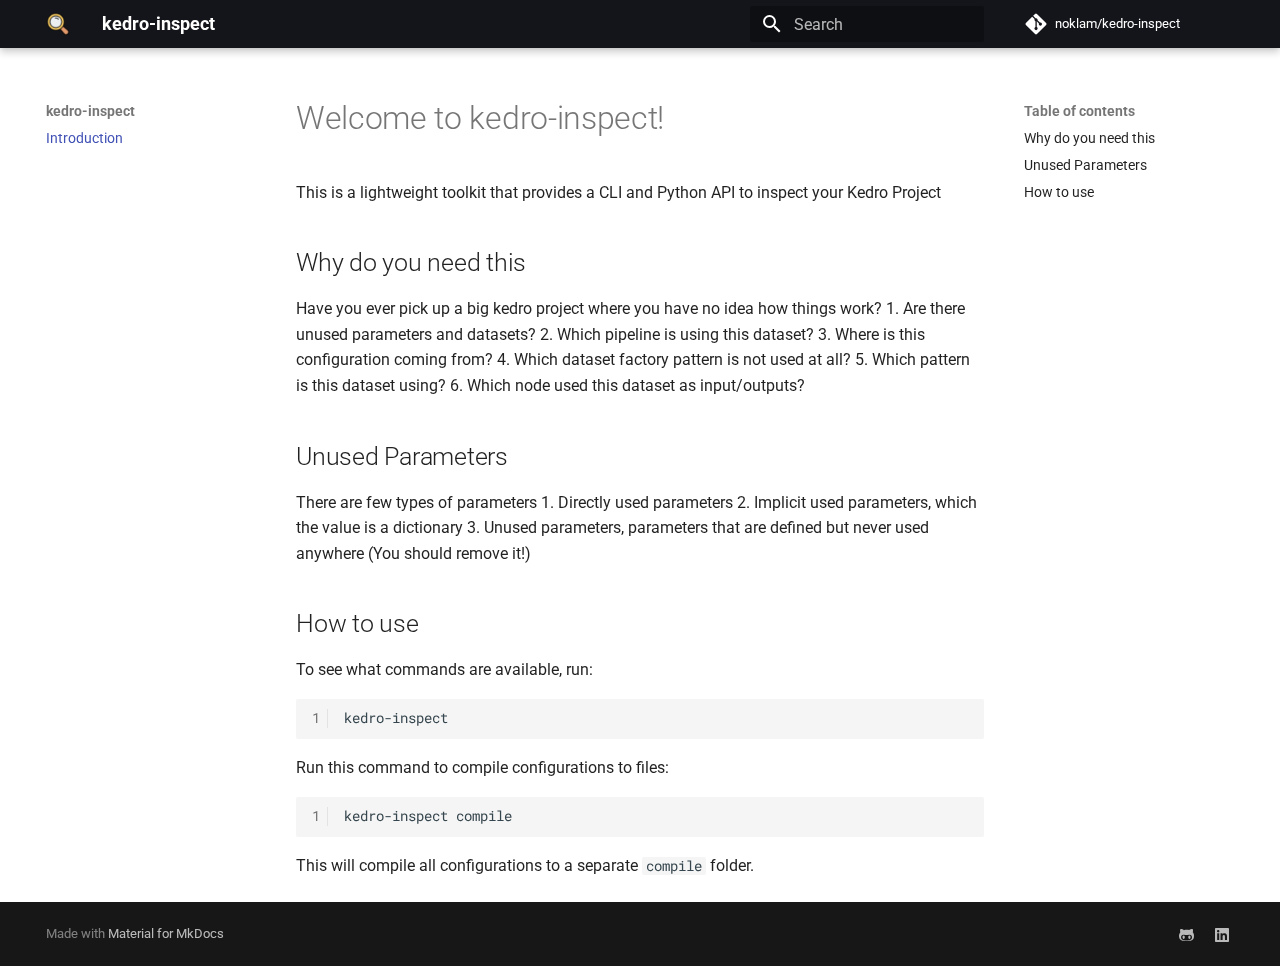
<file: index.html>
<!doctype html>
<html lang="en" class="no-js">
  <head>
    
      <meta charset="utf-8">
      <meta name="viewport" content="width=device-width,initial-scale=1">
      
        <meta name="description" content="kedro-inspect, inspect your Kedro project to spot the unused configs.">
      
      
      
        <link rel="canonical" href="https://noklam.github.io/kedro-inspect/">
      
      
      
      
      <link rel="icon" href="img/favicon.png">
      <meta name="generator" content="mkdocs-1.5.3, mkdocs-material-9.5.7">
    
    
      
        <title>kedro-inspect</title>
      
    
    
      <link rel="stylesheet" href="assets/stylesheets/main.f2e4d321.min.css">
      
        
        <link rel="stylesheet" href="assets/stylesheets/palette.06af60db.min.css">
      
      


    
    
      
    
    
      
        
        
        <link rel="preconnect" href="https://fonts.gstatic.com" crossorigin>
        <link rel="stylesheet" href="https://fonts.googleapis.com/css?family=Roboto:300,300i,400,400i,700,700i%7CRoboto+Mono:400,400i,700,700i&display=fallback">
        <style>:root{--md-text-font:"Roboto";--md-code-font:"Roboto Mono"}</style>
      
    
    
    <script>__md_scope=new URL(".",location),__md_hash=e=>[...e].reduce((e,_)=>(e<<5)-e+_.charCodeAt(0),0),__md_get=(e,_=localStorage,t=__md_scope)=>JSON.parse(_.getItem(t.pathname+"."+e)),__md_set=(e,_,t=localStorage,a=__md_scope)=>{try{t.setItem(a.pathname+"."+e,JSON.stringify(_))}catch(e){}}</script>
    
      

    
    
    
  </head>
  
  
    
    
    
    
    
    <body dir="ltr" data-md-color-scheme="default" data-md-color-primary="black" data-md-color-accent="teal">
  
    
    <input class="md-toggle" data-md-toggle="drawer" type="checkbox" id="__drawer" autocomplete="off">
    <input class="md-toggle" data-md-toggle="search" type="checkbox" id="__search" autocomplete="off">
    <label class="md-overlay" for="__drawer"></label>
    <div data-md-component="skip">
      
        
        <a href="#welcome-to-kedro-inspect" class="md-skip">
          Skip to content
        </a>
      
    </div>
    <div data-md-component="announce">
      
    </div>
    
    
      

  

<header class="md-header md-header--shadow" data-md-component="header">
  <nav class="md-header__inner md-grid" aria-label="Header">
    <a href="." title="kedro-inspect" class="md-header__button md-logo" aria-label="kedro-inspect" data-md-component="logo">
      
  <img src="img/favicon.png" alt="logo">

    </a>
    <label class="md-header__button md-icon" for="__drawer">
      
      <svg xmlns="http://www.w3.org/2000/svg" viewBox="0 0 24 24"><path d="M3 6h18v2H3V6m0 5h18v2H3v-2m0 5h18v2H3v-2Z"/></svg>
    </label>
    <div class="md-header__title" data-md-component="header-title">
      <div class="md-header__ellipsis">
        <div class="md-header__topic">
          <span class="md-ellipsis">
            kedro-inspect
          </span>
        </div>
        <div class="md-header__topic" data-md-component="header-topic">
          <span class="md-ellipsis">
            
              Introduction
            
          </span>
        </div>
      </div>
    </div>
    
      
    
    
    
    
      <label class="md-header__button md-icon" for="__search">
        
        <svg xmlns="http://www.w3.org/2000/svg" viewBox="0 0 24 24"><path d="M9.5 3A6.5 6.5 0 0 1 16 9.5c0 1.61-.59 3.09-1.56 4.23l.27.27h.79l5 5-1.5 1.5-5-5v-.79l-.27-.27A6.516 6.516 0 0 1 9.5 16 6.5 6.5 0 0 1 3 9.5 6.5 6.5 0 0 1 9.5 3m0 2C7 5 5 7 5 9.5S7 14 9.5 14 14 12 14 9.5 12 5 9.5 5Z"/></svg>
      </label>
      <div class="md-search" data-md-component="search" role="dialog">
  <label class="md-search__overlay" for="__search"></label>
  <div class="md-search__inner" role="search">
    <form class="md-search__form" name="search">
      <input type="text" class="md-search__input" name="query" aria-label="Search" placeholder="Search" autocapitalize="off" autocorrect="off" autocomplete="off" spellcheck="false" data-md-component="search-query" required>
      <label class="md-search__icon md-icon" for="__search">
        
        <svg xmlns="http://www.w3.org/2000/svg" viewBox="0 0 24 24"><path d="M9.5 3A6.5 6.5 0 0 1 16 9.5c0 1.61-.59 3.09-1.56 4.23l.27.27h.79l5 5-1.5 1.5-5-5v-.79l-.27-.27A6.516 6.516 0 0 1 9.5 16 6.5 6.5 0 0 1 3 9.5 6.5 6.5 0 0 1 9.5 3m0 2C7 5 5 7 5 9.5S7 14 9.5 14 14 12 14 9.5 12 5 9.5 5Z"/></svg>
        
        <svg xmlns="http://www.w3.org/2000/svg" viewBox="0 0 24 24"><path d="M20 11v2H8l5.5 5.5-1.42 1.42L4.16 12l7.92-7.92L13.5 5.5 8 11h12Z"/></svg>
      </label>
      <nav class="md-search__options" aria-label="Search">
        
        <button type="reset" class="md-search__icon md-icon" title="Clear" aria-label="Clear" tabindex="-1">
          
          <svg xmlns="http://www.w3.org/2000/svg" viewBox="0 0 24 24"><path d="M19 6.41 17.59 5 12 10.59 6.41 5 5 6.41 10.59 12 5 17.59 6.41 19 12 13.41 17.59 19 19 17.59 13.41 12 19 6.41Z"/></svg>
        </button>
      </nav>
      
    </form>
    <div class="md-search__output">
      <div class="md-search__scrollwrap" data-md-scrollfix>
        <div class="md-search-result" data-md-component="search-result">
          <div class="md-search-result__meta">
            Initializing search
          </div>
          <ol class="md-search-result__list" role="presentation"></ol>
        </div>
      </div>
    </div>
  </div>
</div>
    
    
      <div class="md-header__source">
        <a href="https://github.com/noklam/kedro-inspect" title="Go to repository" class="md-source" data-md-component="source">
  <div class="md-source__icon md-icon">
    
    <svg xmlns="http://www.w3.org/2000/svg" viewBox="0 0 448 512"><!--! Font Awesome Free 6.5.1 by @fontawesome - https://fontawesome.com License - https://fontawesome.com/license/free (Icons: CC BY 4.0, Fonts: SIL OFL 1.1, Code: MIT License) Copyright 2023 Fonticons, Inc.--><path d="M439.55 236.05 244 40.45a28.87 28.87 0 0 0-40.81 0l-40.66 40.63 51.52 51.52c27.06-9.14 52.68 16.77 43.39 43.68l49.66 49.66c34.23-11.8 61.18 31 35.47 56.69-26.49 26.49-70.21-2.87-56-37.34L240.22 199v121.85c25.3 12.54 22.26 41.85 9.08 55a34.34 34.34 0 0 1-48.55 0c-17.57-17.6-11.07-46.91 11.25-56v-123c-20.8-8.51-24.6-30.74-18.64-45L142.57 101 8.45 235.14a28.86 28.86 0 0 0 0 40.81l195.61 195.6a28.86 28.86 0 0 0 40.8 0l194.69-194.69a28.86 28.86 0 0 0 0-40.81z"/></svg>
  </div>
  <div class="md-source__repository">
    noklam/kedro-inspect
  </div>
</a>
      </div>
    
  </nav>
  
</header>
    
    <div class="md-container" data-md-component="container">
      
      
        
          
        
      
      <main class="md-main" data-md-component="main">
        <div class="md-main__inner md-grid">
          
            
              
              <div class="md-sidebar md-sidebar--primary" data-md-component="sidebar" data-md-type="navigation" >
                <div class="md-sidebar__scrollwrap">
                  <div class="md-sidebar__inner">
                    



<nav class="md-nav md-nav--primary" aria-label="Navigation" data-md-level="0">
  <label class="md-nav__title" for="__drawer">
    <a href="." title="kedro-inspect" class="md-nav__button md-logo" aria-label="kedro-inspect" data-md-component="logo">
      
  <img src="img/favicon.png" alt="logo">

    </a>
    kedro-inspect
  </label>
  
    <div class="md-nav__source">
      <a href="https://github.com/noklam/kedro-inspect" title="Go to repository" class="md-source" data-md-component="source">
  <div class="md-source__icon md-icon">
    
    <svg xmlns="http://www.w3.org/2000/svg" viewBox="0 0 448 512"><!--! Font Awesome Free 6.5.1 by @fontawesome - https://fontawesome.com License - https://fontawesome.com/license/free (Icons: CC BY 4.0, Fonts: SIL OFL 1.1, Code: MIT License) Copyright 2023 Fonticons, Inc.--><path d="M439.55 236.05 244 40.45a28.87 28.87 0 0 0-40.81 0l-40.66 40.63 51.52 51.52c27.06-9.14 52.68 16.77 43.39 43.68l49.66 49.66c34.23-11.8 61.18 31 35.47 56.69-26.49 26.49-70.21-2.87-56-37.34L240.22 199v121.85c25.3 12.54 22.26 41.85 9.08 55a34.34 34.34 0 0 1-48.55 0c-17.57-17.6-11.07-46.91 11.25-56v-123c-20.8-8.51-24.6-30.74-18.64-45L142.57 101 8.45 235.14a28.86 28.86 0 0 0 0 40.81l195.61 195.6a28.86 28.86 0 0 0 40.8 0l194.69-194.69a28.86 28.86 0 0 0 0-40.81z"/></svg>
  </div>
  <div class="md-source__repository">
    noklam/kedro-inspect
  </div>
</a>
    </div>
  
  <ul class="md-nav__list" data-md-scrollfix>
    
      
      
  
  
    
  
  
  
    <li class="md-nav__item md-nav__item--active">
      
      <input class="md-nav__toggle md-toggle" type="checkbox" id="__toc">
      
      
        
      
      
        <label class="md-nav__link md-nav__link--active" for="__toc">
          
  
  <span class="md-ellipsis">
    Introduction
  </span>
  

          <span class="md-nav__icon md-icon"></span>
        </label>
      
      <a href="." class="md-nav__link md-nav__link--active">
        
  
  <span class="md-ellipsis">
    Introduction
  </span>
  

      </a>
      
        

<nav class="md-nav md-nav--secondary" aria-label="Table of contents">
  
  
  
    
  
  
    <label class="md-nav__title" for="__toc">
      <span class="md-nav__icon md-icon"></span>
      Table of contents
    </label>
    <ul class="md-nav__list" data-md-component="toc" data-md-scrollfix>
      
        <li class="md-nav__item">
  <a href="#why-do-you-need-this" class="md-nav__link">
    <span class="md-ellipsis">
      Why do you need this
    </span>
  </a>
  
</li>
      
        <li class="md-nav__item">
  <a href="#unused-parameters" class="md-nav__link">
    <span class="md-ellipsis">
      Unused Parameters
    </span>
  </a>
  
</li>
      
        <li class="md-nav__item">
  <a href="#how-to-use" class="md-nav__link">
    <span class="md-ellipsis">
      How to use
    </span>
  </a>
  
</li>
      
    </ul>
  
</nav>
      
    </li>
  

    
  </ul>
</nav>
                  </div>
                </div>
              </div>
            
            
              
              <div class="md-sidebar md-sidebar--secondary" data-md-component="sidebar" data-md-type="toc" >
                <div class="md-sidebar__scrollwrap">
                  <div class="md-sidebar__inner">
                    

<nav class="md-nav md-nav--secondary" aria-label="Table of contents">
  
  
  
    
  
  
    <label class="md-nav__title" for="__toc">
      <span class="md-nav__icon md-icon"></span>
      Table of contents
    </label>
    <ul class="md-nav__list" data-md-component="toc" data-md-scrollfix>
      
        <li class="md-nav__item">
  <a href="#why-do-you-need-this" class="md-nav__link">
    <span class="md-ellipsis">
      Why do you need this
    </span>
  </a>
  
</li>
      
        <li class="md-nav__item">
  <a href="#unused-parameters" class="md-nav__link">
    <span class="md-ellipsis">
      Unused Parameters
    </span>
  </a>
  
</li>
      
        <li class="md-nav__item">
  <a href="#how-to-use" class="md-nav__link">
    <span class="md-ellipsis">
      How to use
    </span>
  </a>
  
</li>
      
    </ul>
  
</nav>
                  </div>
                </div>
              </div>
            
          
          
            <div class="md-content" data-md-component="content">
              <article class="md-content__inner md-typeset">
                
                  


<!-- # Welcome to MkDocs

For full documentation visit [mkdocs.org](https://www.mkdocs.org).

## Commands

* `mkdocs new [dir-name]` - Create a new project.
* `mkdocs serve` - Start the live-reloading docs server.
* `mkdocs build` - Build the documentation site.
* `mkdocs -h` - Print help message and exit.

## Project layout

    mkdocs.yml    # The configuration file.
    docs/
        index.md  # The documentation homepage.
        ...       # Other markdown pages, images and other files. -->

<h1 id="welcome-to-kedro-inspect">Welcome to kedro-inspect!<a class="headerlink" href="#welcome-to-kedro-inspect" title="Permanent link">&para;</a></h1>
<p>This is a lightweight toolkit that provides a CLI and Python API to inspect your Kedro Project</p>
<h2 id="why-do-you-need-this">Why do you need this<a class="headerlink" href="#why-do-you-need-this" title="Permanent link">&para;</a></h2>
<p>Have you ever pick up a big kedro project where you have no idea how things work?
1. Are there unused parameters and datasets?
2. Which pipeline is using this dataset?
3. Where is this configuration coming from?
4. Which dataset factory pattern is not used at all?
5. Which pattern is this dataset using?
6. Which node used this dataset as input/outputs?</p>
<h2 id="unused-parameters">Unused Parameters<a class="headerlink" href="#unused-parameters" title="Permanent link">&para;</a></h2>
<p>There are few types of parameters
1. Directly used parameters
2. Implicit used parameters, which the value is a dictionary
3. Unused parameters, parameters that are defined but never used anywhere (You should remove it!)</p>
<h2 id="how-to-use">How to use<a class="headerlink" href="#how-to-use" title="Permanent link">&para;</a></h2>
<p>To see what commands are available, run:
<div class="highlight"><table class="highlighttable"><tr><td class="linenos"><div class="linenodiv"><pre><span></span><span class="normal">1</span></pre></div></td><td class="code"><div><pre><span></span><code>kedro-inspect
</code></pre></div></td></tr></table></div></p>
<p>Run this command to compile configurations to files:
<div class="highlight"><table class="highlighttable"><tr><td class="linenos"><div class="linenodiv"><pre><span></span><span class="normal">1</span></pre></div></td><td class="code"><div><pre><span></span><code>kedro-inspect compile
</code></pre></div></td></tr></table></div>
This will compile all configurations to a separate <code>compile</code> folder.</p>












                
              </article>
            </div>
          
          
<script>var target=document.getElementById(location.hash.slice(1));target&&target.name&&(target.checked=target.name.startsWith("__tabbed_"))</script>
        </div>
        
      </main>
      
        <footer class="md-footer">
  
  <div class="md-footer-meta md-typeset">
    <div class="md-footer-meta__inner md-grid">
      <div class="md-copyright">
  
  
    Made with
    <a href="https://squidfunk.github.io/mkdocs-material/" target="_blank" rel="noopener">
      Material for MkDocs
    </a>
  
</div>
      
        <div class="md-social">
  
    
    
    
    
      
      
    
    <a href="https://github.com/noklam/kedro-inspect" target="_blank" rel="noopener" title="github.com" class="md-social__link">
      <svg xmlns="http://www.w3.org/2000/svg" viewBox="0 0 480 512"><!--! Font Awesome Free 6.5.1 by @fontawesome - https://fontawesome.com License - https://fontawesome.com/license/free (Icons: CC BY 4.0, Fonts: SIL OFL 1.1, Code: MIT License) Copyright 2023 Fonticons, Inc.--><path d="M186.1 328.7c0 20.9-10.9 55.1-36.7 55.1s-36.7-34.2-36.7-55.1 10.9-55.1 36.7-55.1 36.7 34.2 36.7 55.1zM480 278.2c0 31.9-3.2 65.7-17.5 95-37.9 76.6-142.1 74.8-216.7 74.8-75.8 0-186.2 2.7-225.6-74.8-14.6-29-20.2-63.1-20.2-95 0-41.9 13.9-81.5 41.5-113.6-5.2-15.8-7.7-32.4-7.7-48.8 0-21.5 4.9-32.3 14.6-51.8 45.3 0 74.3 9 108.8 36 29-6.9 58.8-10 88.7-10 27 0 54.2 2.9 80.4 9.2 34-26.7 63-35.2 107.8-35.2 9.8 19.5 14.6 30.3 14.6 51.8 0 16.4-2.6 32.7-7.7 48.2 27.5 32.4 39 72.3 39 114.2zm-64.3 50.5c0-43.9-26.7-82.6-73.5-82.6-18.9 0-37 3.4-56 6-14.9 2.3-29.8 3.2-45.1 3.2-15.2 0-30.1-.9-45.1-3.2-18.7-2.6-37-6-56-6-46.8 0-73.5 38.7-73.5 82.6 0 87.8 80.4 101.3 150.4 101.3h48.2c70.3 0 150.6-13.4 150.6-101.3zm-82.6-55.1c-25.8 0-36.7 34.2-36.7 55.1s10.9 55.1 36.7 55.1 36.7-34.2 36.7-55.1-10.9-55.1-36.7-55.1z"/></svg>
    </a>
  
    
    
    
    
      
      
    
    <a href="https://www.linkedin.com/in/noklamchan" target="_blank" rel="noopener" title="www.linkedin.com" class="md-social__link">
      <svg xmlns="http://www.w3.org/2000/svg" viewBox="0 0 448 512"><!--! Font Awesome Free 6.5.1 by @fontawesome - https://fontawesome.com License - https://fontawesome.com/license/free (Icons: CC BY 4.0, Fonts: SIL OFL 1.1, Code: MIT License) Copyright 2023 Fonticons, Inc.--><path d="M416 32H31.9C14.3 32 0 46.5 0 64.3v383.4C0 465.5 14.3 480 31.9 480H416c17.6 0 32-14.5 32-32.3V64.3c0-17.8-14.4-32.3-32-32.3zM135.4 416H69V202.2h66.5V416zm-33.2-243c-21.3 0-38.5-17.3-38.5-38.5S80.9 96 102.2 96c21.2 0 38.5 17.3 38.5 38.5 0 21.3-17.2 38.5-38.5 38.5zm282.1 243h-66.4V312c0-24.8-.5-56.7-34.5-56.7-34.6 0-39.9 27-39.9 54.9V416h-66.4V202.2h63.7v29.2h.9c8.9-16.8 30.6-34.5 62.9-34.5 67.2 0 79.7 44.3 79.7 101.9V416z"/></svg>
    </a>
  
</div>
      
    </div>
  </div>
</footer>
      
    </div>
    <div class="md-dialog" data-md-component="dialog">
      <div class="md-dialog__inner md-typeset"></div>
    </div>
    
    
    <script id="__config" type="application/json">{"base": ".", "features": [], "search": "assets/javascripts/workers/search.b8dbb3d2.min.js", "translations": {"clipboard.copied": "Copied to clipboard", "clipboard.copy": "Copy to clipboard", "search.result.more.one": "1 more on this page", "search.result.more.other": "# more on this page", "search.result.none": "No matching documents", "search.result.one": "1 matching document", "search.result.other": "# matching documents", "search.result.placeholder": "Type to start searching", "search.result.term.missing": "Missing", "select.version": "Select version"}}</script>
    
    
      <script src="assets/javascripts/bundle.caa56a14.min.js"></script>
      
    
  </body>
</html>
</file>
<file: assets/stylesheets/main.f2e4d321.min.css>
@charset "UTF-8";html{-webkit-text-size-adjust:none;-moz-text-size-adjust:none;text-size-adjust:none;box-sizing:border-box}*,:after,:before{box-sizing:inherit}@media (prefers-reduced-motion){*,:after,:before{transition:none!important}}body{margin:0}a,button,input,label{-webkit-tap-highlight-color:transparent}a{color:inherit;text-decoration:none}hr{border:0;box-sizing:initial;display:block;height:.05rem;overflow:visible;padding:0}small{font-size:80%}sub,sup{line-height:1em}img{border-style:none}table{border-collapse:initial;border-spacing:0}td,th{font-weight:400;vertical-align:top}button{background:#0000;border:0;font-family:inherit;font-size:inherit;margin:0;padding:0}input{border:0;outline:none}:root{--md-primary-fg-color:#4051b5;--md-primary-fg-color--light:#5d6cc0;--md-primary-fg-color--dark:#303fa1;--md-primary-bg-color:#fff;--md-primary-bg-color--light:#ffffffb3;--md-accent-fg-color:#526cfe;--md-accent-fg-color--transparent:#526cfe1a;--md-accent-bg-color:#fff;--md-accent-bg-color--light:#ffffffb3}[data-md-color-scheme=default]{color-scheme:light}[data-md-color-scheme=default] img[src$="#gh-dark-mode-only"],[data-md-color-scheme=default] img[src$="#only-dark"]{display:none}:root,[data-md-color-scheme=default]{--md-hue:225deg;--md-default-fg-color:#000000de;--md-default-fg-color--light:#0000008a;--md-default-fg-color--lighter:#00000052;--md-default-fg-color--lightest:#00000012;--md-default-bg-color:#fff;--md-default-bg-color--light:#ffffffb3;--md-default-bg-color--lighter:#ffffff4d;--md-default-bg-color--lightest:#ffffff1f;--md-code-fg-color:#36464e;--md-code-bg-color:#f5f5f5;--md-code-hl-color:#4287ff;--md-code-hl-color--light:#4287ff1a;--md-code-hl-number-color:#d52a2a;--md-code-hl-special-color:#db1457;--md-code-hl-function-color:#a846b9;--md-code-hl-constant-color:#6e59d9;--md-code-hl-keyword-color:#3f6ec6;--md-code-hl-string-color:#1c7d4d;--md-code-hl-name-color:var(--md-code-fg-color);--md-code-hl-operator-color:var(--md-default-fg-color--light);--md-code-hl-punctuation-color:var(--md-default-fg-color--light);--md-code-hl-comment-color:var(--md-default-fg-color--light);--md-code-hl-generic-color:var(--md-default-fg-color--light);--md-code-hl-variable-color:var(--md-default-fg-color--light);--md-typeset-color:var(--md-default-fg-color);--md-typeset-a-color:var(--md-primary-fg-color);--md-typeset-del-color:#f5503d26;--md-typeset-ins-color:#0bd57026;--md-typeset-kbd-color:#fafafa;--md-typeset-kbd-accent-color:#fff;--md-typeset-kbd-border-color:#b8b8b8;--md-typeset-mark-color:#ffff0080;--md-typeset-table-color:#0000001f;--md-typeset-table-color--light:rgba(0,0,0,.035);--md-admonition-fg-color:var(--md-default-fg-color);--md-admonition-bg-color:var(--md-default-bg-color);--md-warning-fg-color:#000000de;--md-warning-bg-color:#ff9;--md-footer-fg-color:#fff;--md-footer-fg-color--light:#ffffffb3;--md-footer-fg-color--lighter:#ffffff73;--md-footer-bg-color:#000000de;--md-footer-bg-color--dark:#00000052;--md-shadow-z1:0 0.2rem 0.5rem #0000000d,0 0 0.05rem #0000001a;--md-shadow-z2:0 0.2rem 0.5rem #0000001a,0 0 0.05rem #00000040;--md-shadow-z3:0 0.2rem 0.5rem #0003,0 0 0.05rem #00000059}.md-icon svg{fill:currentcolor;display:block;height:1.2rem;width:1.2rem}body{-webkit-font-smoothing:antialiased;-moz-osx-font-smoothing:grayscale;--md-text-font-family:var(--md-text-font,_),-apple-system,BlinkMacSystemFont,Helvetica,Arial,sans-serif;--md-code-font-family:var(--md-code-font,_),SFMono-Regular,Consolas,Menlo,monospace}aside,body,input{font-feature-settings:"kern","liga";color:var(--md-typeset-color);font-family:var(--md-text-font-family)}code,kbd,pre{font-feature-settings:"kern";font-family:var(--md-code-font-family)}:root{--md-typeset-table-sort-icon:url('data:image/svg+xml;charset=utf-8,<svg xmlns="http://www.w3.org/2000/svg" viewBox="0 0 24 24"><path d="m18 21-4-4h3V7h-3l4-4 4 4h-3v10h3M2 19v-2h10v2M2 13v-2h7v2M2 7V5h4v2H2Z"/></svg>');--md-typeset-table-sort-icon--asc:url('data:image/svg+xml;charset=utf-8,<svg xmlns="http://www.w3.org/2000/svg" viewBox="0 0 24 24"><path d="M19 17h3l-4 4-4-4h3V3h2M2 17h10v2H2M6 5v2H2V5m0 6h7v2H2v-2Z"/></svg>');--md-typeset-table-sort-icon--desc:url('data:image/svg+xml;charset=utf-8,<svg xmlns="http://www.w3.org/2000/svg" viewBox="0 0 24 24"><path d="M19 7h3l-4-4-4 4h3v14h2M2 17h10v2H2M6 5v2H2V5m0 6h7v2H2v-2Z"/></svg>')}.md-typeset{-webkit-print-color-adjust:exact;color-adjust:exact;font-size:.8rem;line-height:1.6}@media print{.md-typeset{font-size:.68rem}}.md-typeset blockquote,.md-typeset dl,.md-typeset figure,.md-typeset ol,.md-typeset pre,.md-typeset ul{margin-bottom:1em;margin-top:1em}.md-typeset h1{color:var(--md-default-fg-color--light);font-size:2em;line-height:1.3;margin:0 0 1.25em}.md-typeset h1,.md-typeset h2{font-weight:300;letter-spacing:-.01em}.md-typeset h2{font-size:1.5625em;line-height:1.4;margin:1.6em 0 .64em}.md-typeset h3{font-size:1.25em;font-weight:400;letter-spacing:-.01em;line-height:1.5;margin:1.6em 0 .8em}.md-typeset h2+h3{margin-top:.8em}.md-typeset h4{font-weight:700;letter-spacing:-.01em;margin:1em 0}.md-typeset h5,.md-typeset h6{color:var(--md-default-fg-color--light);font-size:.8em;font-weight:700;letter-spacing:-.01em;margin:1.25em 0}.md-typeset h5{text-transform:uppercase}.md-typeset hr{border-bottom:.05rem solid var(--md-default-fg-color--lightest);display:flow-root;margin:1.5em 0}.md-typeset a{color:var(--md-typeset-a-color);word-break:break-word}.md-typeset a,.md-typeset a:before{transition:color 125ms}.md-typeset a:focus,.md-typeset a:hover{color:var(--md-accent-fg-color)}.md-typeset a:focus code,.md-typeset a:hover code{background-color:var(--md-accent-fg-color--transparent)}.md-typeset a code{color:currentcolor;transition:background-color 125ms}.md-typeset a.focus-visible{outline-color:var(--md-accent-fg-color);outline-offset:.2rem}.md-typeset code,.md-typeset kbd,.md-typeset pre{color:var(--md-code-fg-color);direction:ltr;font-variant-ligatures:none}@media print{.md-typeset code,.md-typeset kbd,.md-typeset pre{white-space:pre-wrap}}.md-typeset code{background-color:var(--md-code-bg-color);border-radius:.1rem;-webkit-box-decoration-break:clone;box-decoration-break:clone;font-size:.85em;padding:0 .2941176471em;word-break:break-word}.md-typeset code:not(.focus-visible){-webkit-tap-highlight-color:transparent;outline:none}.md-typeset pre{display:flow-root;line-height:1.4;position:relative}.md-typeset pre>code{-webkit-box-decoration-break:slice;box-decoration-break:slice;box-shadow:none;display:block;margin:0;outline-color:var(--md-accent-fg-color);overflow:auto;padding:.7720588235em 1.1764705882em;scrollbar-color:var(--md-default-fg-color--lighter) #0000;scrollbar-width:thin;touch-action:auto;word-break:normal}.md-typeset pre>code:hover{scrollbar-color:var(--md-accent-fg-color) #0000}.md-typeset pre>code::-webkit-scrollbar{height:.2rem;width:.2rem}.md-typeset pre>code::-webkit-scrollbar-thumb{background-color:var(--md-default-fg-color--lighter)}.md-typeset pre>code::-webkit-scrollbar-thumb:hover{background-color:var(--md-accent-fg-color)}.md-typeset kbd{background-color:var(--md-typeset-kbd-color);border-radius:.1rem;box-shadow:0 .1rem 0 .05rem var(--md-typeset-kbd-border-color),0 .1rem 0 var(--md-typeset-kbd-border-color),0 -.1rem .2rem var(--md-typeset-kbd-accent-color) inset;color:var(--md-default-fg-color);display:inline-block;font-size:.75em;padding:0 .6666666667em;vertical-align:text-top;word-break:break-word}.md-typeset mark{background-color:var(--md-typeset-mark-color);-webkit-box-decoration-break:clone;box-decoration-break:clone;color:inherit;word-break:break-word}.md-typeset abbr{border-bottom:.05rem dotted var(--md-default-fg-color--light);cursor:help;text-decoration:none}.md-typeset small{opacity:.75}[dir=ltr] .md-typeset sub,[dir=ltr] .md-typeset sup{margin-left:.078125em}[dir=rtl] .md-typeset sub,[dir=rtl] .md-typeset sup{margin-right:.078125em}[dir=ltr] .md-typeset blockquote{padding-left:.6rem}[dir=rtl] .md-typeset blockquote{padding-right:.6rem}[dir=ltr] .md-typeset blockquote{border-left:.2rem solid var(--md-default-fg-color--lighter)}[dir=rtl] .md-typeset blockquote{border-right:.2rem solid var(--md-default-fg-color--lighter)}.md-typeset blockquote{color:var(--md-default-fg-color--light);margin-left:0;margin-right:0}.md-typeset ul{list-style-type:disc}[dir=ltr] .md-typeset ol,[dir=ltr] .md-typeset ul{margin-left:.625em}[dir=rtl] .md-typeset ol,[dir=rtl] .md-typeset ul{margin-right:.625em}.md-typeset ol,.md-typeset ul{padding:0}.md-typeset ol:not([hidden]),.md-typeset ul:not([hidden]){display:flow-root}.md-typeset ol ol,.md-typeset ul ol{list-style-type:lower-alpha}.md-typeset ol ol ol,.md-typeset ul ol ol{list-style-type:lower-roman}[dir=ltr] .md-typeset ol li,[dir=ltr] .md-typeset ul li{margin-left:1.25em}[dir=rtl] .md-typeset ol li,[dir=rtl] .md-typeset ul li{margin-right:1.25em}.md-typeset ol li,.md-typeset ul li{margin-bottom:.5em}.md-typeset ol li blockquote,.md-typeset ol li p,.md-typeset ul li blockquote,.md-typeset ul li p{margin:.5em 0}.md-typeset ol li:last-child,.md-typeset ul li:last-child{margin-bottom:0}[dir=ltr] .md-typeset ol li ol,[dir=ltr] .md-typeset ol li ul,[dir=ltr] .md-typeset ul li ol,[dir=ltr] .md-typeset ul li ul{margin-left:.625em}[dir=rtl] .md-typeset ol li ol,[dir=rtl] .md-typeset ol li ul,[dir=rtl] .md-typeset ul li ol,[dir=rtl] .md-typeset ul li ul{margin-right:.625em}.md-typeset ol li ol,.md-typeset ol li ul,.md-typeset ul li ol,.md-typeset ul li ul{margin-bottom:.5em;margin-top:.5em}[dir=ltr] .md-typeset dd{margin-left:1.875em}[dir=rtl] .md-typeset dd{margin-right:1.875em}.md-typeset dd{margin-bottom:1.5em;margin-top:1em}.md-typeset img,.md-typeset svg,.md-typeset video{height:auto;max-width:100%}.md-typeset img[align=left]{margin:1em 1em 1em 0}.md-typeset img[align=right]{margin:1em 0 1em 1em}.md-typeset img[align]:only-child{margin-top:0}.md-typeset figure{display:flow-root;margin:1em auto;max-width:100%;text-align:center;width:-webkit-fit-content;width:-moz-fit-content;width:fit-content}.md-typeset figure img{display:block;margin:0 auto}.md-typeset figcaption{font-style:italic;margin:1em auto;max-width:24rem}.md-typeset iframe{max-width:100%}.md-typeset table:not([class]){background-color:var(--md-default-bg-color);border:.05rem solid var(--md-typeset-table-color);border-radius:.1rem;display:inline-block;font-size:.64rem;max-width:100%;overflow:auto;touch-action:auto}@media print{.md-typeset table:not([class]){display:table}}.md-typeset table:not([class])+*{margin-top:1.5em}.md-typeset table:not([class]) td>:first-child,.md-typeset table:not([class]) th>:first-child{margin-top:0}.md-typeset table:not([class]) td>:last-child,.md-typeset table:not([class]) th>:last-child{margin-bottom:0}.md-typeset table:not([class]) td:not([align]),.md-typeset table:not([class]) th:not([align]){text-align:left}[dir=rtl] .md-typeset table:not([class]) td:not([align]),[dir=rtl] .md-typeset table:not([class]) th:not([align]){text-align:right}.md-typeset table:not([class]) th{font-weight:700;min-width:5rem;padding:.9375em 1.25em;vertical-align:top}.md-typeset table:not([class]) td{border-top:.05rem solid var(--md-typeset-table-color);padding:.9375em 1.25em;vertical-align:top}.md-typeset table:not([class]) tbody tr{transition:background-color 125ms}.md-typeset table:not([class]) tbody tr:hover{background-color:var(--md-typeset-table-color--light);box-shadow:0 .05rem 0 var(--md-default-bg-color) inset}.md-typeset table:not([class]) a{word-break:normal}.md-typeset table th[role=columnheader]{cursor:pointer}[dir=ltr] .md-typeset table th[role=columnheader]:after{margin-left:.5em}[dir=rtl] .md-typeset table th[role=columnheader]:after{margin-right:.5em}.md-typeset table th[role=columnheader]:after{content:"";display:inline-block;height:1.2em;-webkit-mask-image:var(--md-typeset-table-sort-icon);mask-image:var(--md-typeset-table-sort-icon);-webkit-mask-repeat:no-repeat;mask-repeat:no-repeat;-webkit-mask-size:contain;mask-size:contain;transition:background-color 125ms;vertical-align:text-bottom;width:1.2em}.md-typeset table th[role=columnheader]:hover:after{background-color:var(--md-default-fg-color--lighter)}.md-typeset table th[role=columnheader][aria-sort=ascending]:after{background-color:var(--md-default-fg-color--light);-webkit-mask-image:var(--md-typeset-table-sort-icon--asc);mask-image:var(--md-typeset-table-sort-icon--asc)}.md-typeset table th[role=columnheader][aria-sort=descending]:after{background-color:var(--md-default-fg-color--light);-webkit-mask-image:var(--md-typeset-table-sort-icon--desc);mask-image:var(--md-typeset-table-sort-icon--desc)}.md-typeset__scrollwrap{margin:1em -.8rem;overflow-x:auto;touch-action:auto}.md-typeset__table{display:inline-block;margin-bottom:.5em;padding:0 .8rem}@media print{.md-typeset__table{display:block}}html .md-typeset__table table{display:table;margin:0;overflow:hidden;width:100%}@media screen and (max-width:44.984375em){.md-content__inner>pre{margin:1em -.8rem}.md-content__inner>pre code{border-radius:0}}.md-typeset .md-author{border-radius:100%;display:block;flex-shrink:0;height:1.6rem;overflow:hidden;position:relative;transition:color 125ms,transform 125ms;width:1.6rem}.md-typeset .md-author img{display:block}.md-typeset .md-author--more{background:var(--md-default-fg-color--lightest);color:var(--md-default-fg-color--lighter);font-size:.6rem;font-weight:700;line-height:1.6rem;text-align:center}.md-typeset .md-author--long{height:2.4rem;width:2.4rem}.md-typeset a.md-author{transform:scale(1)}.md-typeset a.md-author img{filter:grayscale(100%) opacity(75%);transition:filter 125ms}.md-typeset a.md-author:focus,.md-typeset a.md-author:hover{transform:scale(1.1);z-index:1}.md-typeset a.md-author:focus img,.md-typeset a.md-author:hover img{filter:grayscale(0)}.md-banner{background-color:var(--md-footer-bg-color);color:var(--md-footer-fg-color);overflow:auto}@media print{.md-banner{display:none}}.md-banner--warning{background-color:var(--md-warning-bg-color);color:var(--md-warning-fg-color)}.md-banner__inner{font-size:.7rem;margin:.6rem auto;padding:0 .8rem}[dir=ltr] .md-banner__button{float:right}[dir=rtl] .md-banner__button{float:left}.md-banner__button{color:inherit;cursor:pointer;transition:opacity .25s}.no-js .md-banner__button{display:none}.md-banner__button:hover{opacity:.7}html{font-size:125%;height:100%;overflow-x:hidden}@media screen and (min-width:100em){html{font-size:137.5%}}@media screen and (min-width:125em){html{font-size:150%}}body{background-color:var(--md-default-bg-color);display:flex;flex-direction:column;font-size:.5rem;min-height:100%;position:relative;width:100%}@media print{body{display:block}}@media screen and (max-width:59.984375em){body[data-md-scrolllock]{position:fixed}}.md-grid{margin-left:auto;margin-right:auto;max-width:61rem}.md-container{display:flex;flex-direction:column;flex-grow:1}@media print{.md-container{display:block}}.md-main{flex-grow:1}.md-main__inner{display:flex;height:100%;margin-top:1.5rem}.md-ellipsis{overflow:hidden;text-overflow:ellipsis}.md-toggle{display:none}.md-option{height:0;opacity:0;position:absolute;width:0}.md-option:checked+label:not([hidden]){display:block}.md-option.focus-visible+label{outline-color:var(--md-accent-fg-color);outline-style:auto}.md-skip{background-color:var(--md-default-fg-color);border-radius:.1rem;color:var(--md-default-bg-color);font-size:.64rem;margin:.5rem;opacity:0;outline-color:var(--md-accent-fg-color);padding:.3rem .5rem;position:fixed;transform:translateY(.4rem);z-index:-1}.md-skip:focus{opacity:1;transform:translateY(0);transition:transform .25s cubic-bezier(.4,0,.2,1),opacity 175ms 75ms;z-index:10}@page{margin:25mm}:root{--md-clipboard-icon:url('data:image/svg+xml;charset=utf-8,<svg xmlns="http://www.w3.org/2000/svg" viewBox="0 0 24 24"><path d="M19 21H8V7h11m0-2H8a2 2 0 0 0-2 2v14a2 2 0 0 0 2 2h11a2 2 0 0 0 2-2V7a2 2 0 0 0-2-2m-3-4H4a2 2 0 0 0-2 2v14h2V3h12V1Z"/></svg>')}.md-clipboard{border-radius:.1rem;color:var(--md-default-fg-color--lightest);cursor:pointer;height:1.5em;outline-color:var(--md-accent-fg-color);outline-offset:.1rem;position:absolute;right:.5em;top:.5em;transition:color .25s;width:1.5em;z-index:1}@media print{.md-clipboard{display:none}}.md-clipboard:not(.focus-visible){-webkit-tap-highlight-color:transparent;outline:none}:hover>.md-clipboard{color:var(--md-default-fg-color--light)}.md-clipboard:focus,.md-clipboard:hover{color:var(--md-accent-fg-color)}.md-clipboard:after{background-color:currentcolor;content:"";display:block;height:1.125em;margin:0 auto;-webkit-mask-image:var(--md-clipboard-icon);mask-image:var(--md-clipboard-icon);-webkit-mask-position:center;mask-position:center;-webkit-mask-repeat:no-repeat;mask-repeat:no-repeat;-webkit-mask-size:contain;mask-size:contain;width:1.125em}.md-clipboard--inline{cursor:pointer}.md-clipboard--inline code{transition:color .25s,background-color .25s}.md-clipboard--inline:focus code,.md-clipboard--inline:hover code{background-color:var(--md-accent-fg-color--transparent);color:var(--md-accent-fg-color)}@keyframes consent{0%{opacity:0;transform:translateY(100%)}to{opacity:1;transform:translateY(0)}}@keyframes overlay{0%{opacity:0}to{opacity:1}}.md-consent__overlay{animation:overlay .25s both;-webkit-backdrop-filter:blur(.1rem);backdrop-filter:blur(.1rem);background-color:#0000008a;height:100%;opacity:1;position:fixed;top:0;width:100%;z-index:5}.md-consent__inner{animation:consent .5s cubic-bezier(.1,.7,.1,1) both;background-color:var(--md-default-bg-color);border:0;border-radius:.1rem;bottom:0;box-shadow:0 0 .2rem #0000001a,0 .2rem .4rem #0003;max-height:100%;overflow:auto;padding:0;position:fixed;width:100%;z-index:5}.md-consent__form{padding:.8rem}.md-consent__settings{display:none;margin:1em 0}input:checked+.md-consent__settings{display:block}.md-consent__controls{margin-bottom:.8rem}.md-typeset .md-consent__controls .md-button{display:inline}@media screen and (max-width:44.984375em){.md-typeset .md-consent__controls .md-button{display:block;margin-top:.4rem;text-align:center;width:100%}}.md-consent label{cursor:pointer}.md-content{flex-grow:1;min-width:0}.md-content__inner{margin:0 .8rem 1.2rem;padding-top:.6rem}@media screen and (min-width:76.25em){[dir=ltr] .md-sidebar--primary:not([hidden])~.md-content>.md-content__inner{margin-left:1.2rem}[dir=ltr] .md-sidebar--secondary:not([hidden])~.md-content>.md-content__inner,[dir=rtl] .md-sidebar--primary:not([hidden])~.md-content>.md-content__inner{margin-right:1.2rem}[dir=rtl] .md-sidebar--secondary:not([hidden])~.md-content>.md-content__inner{margin-left:1.2rem}}.md-content__inner:before{content:"";display:block;height:.4rem}.md-content__inner>:last-child{margin-bottom:0}[dir=ltr] .md-content__button{float:right}[dir=rtl] .md-content__button{float:left}[dir=ltr] .md-content__button{margin-left:.4rem}[dir=rtl] .md-content__button{margin-right:.4rem}.md-content__button{margin:.4rem 0;padding:0}@media print{.md-content__button{display:none}}.md-typeset .md-content__button{color:var(--md-default-fg-color--lighter)}.md-content__button svg{display:inline;vertical-align:top}[dir=rtl] .md-content__button svg{transform:scaleX(-1)}[dir=ltr] .md-dialog{right:.8rem}[dir=rtl] .md-dialog{left:.8rem}.md-dialog{background-color:var(--md-default-fg-color);border-radius:.1rem;bottom:.8rem;box-shadow:var(--md-shadow-z3);min-width:11.1rem;opacity:0;padding:.4rem .6rem;pointer-events:none;position:fixed;transform:translateY(100%);transition:transform 0ms .4s,opacity .4s;z-index:4}@media print{.md-dialog{display:none}}.md-dialog--active{opacity:1;pointer-events:auto;transform:translateY(0);transition:transform .4s cubic-bezier(.075,.85,.175,1),opacity .4s}.md-dialog__inner{color:var(--md-default-bg-color);font-size:.7rem}.md-feedback{margin:2em 0 1em;text-align:center}.md-feedback fieldset{border:none;margin:0;padding:0}.md-feedback__title{font-weight:700;margin:1em auto}.md-feedback__inner{position:relative}.md-feedback__list{display:flex;flex-wrap:wrap;place-content:baseline center;position:relative}.md-feedback__list:hover .md-icon:not(:disabled){color:var(--md-default-fg-color--lighter)}:disabled .md-feedback__list{min-height:1.8rem}.md-feedback__icon{color:var(--md-default-fg-color--light);cursor:pointer;flex-shrink:0;margin:0 .1rem;transition:color 125ms}.md-feedback__icon:not(:disabled).md-icon:hover{color:var(--md-accent-fg-color)}.md-feedback__icon:disabled{color:var(--md-default-fg-color--lightest);pointer-events:none}.md-feedback__note{opacity:0;position:relative;transform:translateY(.4rem);transition:transform .4s cubic-bezier(.1,.7,.1,1),opacity .15s}.md-feedback__note>*{margin:0 auto;max-width:16rem}:disabled .md-feedback__note{opacity:1;transform:translateY(0)}.md-footer{background-color:var(--md-footer-bg-color);color:var(--md-footer-fg-color)}@media print{.md-footer{display:none}}.md-footer__inner{justify-content:space-between;overflow:auto;padding:.2rem}.md-footer__inner:not([hidden]){display:flex}.md-footer__link{align-items:end;display:flex;flex-grow:0.01;margin-bottom:.4rem;margin-top:1rem;max-width:100%;outline-color:var(--md-accent-fg-color);overflow:hidden;transition:opacity .25s}.md-footer__link:focus,.md-footer__link:hover{opacity:.7}[dir=rtl] .md-footer__link svg{transform:scaleX(-1)}@media screen and (max-width:44.984375em){.md-footer__link--prev{flex-shrink:0}.md-footer__link--prev .md-footer__title{display:none}}[dir=ltr] .md-footer__link--next{margin-left:auto}[dir=rtl] .md-footer__link--next{margin-right:auto}.md-footer__link--next{text-align:right}[dir=rtl] .md-footer__link--next{text-align:left}.md-footer__title{flex-grow:1;font-size:.9rem;margin-bottom:.7rem;max-width:calc(100% - 2.4rem);padding:0 1rem;white-space:nowrap}.md-footer__button{margin:.2rem;padding:.4rem}.md-footer__direction{font-size:.64rem;opacity:.7}.md-footer-meta{background-color:var(--md-footer-bg-color--dark)}.md-footer-meta__inner{display:flex;flex-wrap:wrap;justify-content:space-between;padding:.2rem}html .md-footer-meta.md-typeset a{color:var(--md-footer-fg-color--light)}html .md-footer-meta.md-typeset a:focus,html .md-footer-meta.md-typeset a:hover{color:var(--md-footer-fg-color)}.md-copyright{color:var(--md-footer-fg-color--lighter);font-size:.64rem;margin:auto .6rem;padding:.4rem 0;width:100%}@media screen and (min-width:45em){.md-copyright{width:auto}}.md-copyright__highlight{color:var(--md-footer-fg-color--light)}.md-social{display:inline-flex;gap:.2rem;margin:0 .4rem;padding:.2rem 0 .6rem}@media screen and (min-width:45em){.md-social{padding:.6rem 0}}.md-social__link{display:inline-block;height:1.6rem;text-align:center;width:1.6rem}.md-social__link:before{line-height:1.9}.md-social__link svg{fill:currentcolor;max-height:.8rem;vertical-align:-25%}.md-typeset .md-button{border:.1rem solid;border-radius:.1rem;color:var(--md-primary-fg-color);cursor:pointer;display:inline-block;font-weight:700;padding:.625em 2em;transition:color 125ms,background-color 125ms,border-color 125ms}.md-typeset .md-button--primary{background-color:var(--md-primary-fg-color);border-color:var(--md-primary-fg-color);color:var(--md-primary-bg-color)}.md-typeset .md-button:focus,.md-typeset .md-button:hover{background-color:var(--md-accent-fg-color);border-color:var(--md-accent-fg-color);color:var(--md-accent-bg-color)}[dir=ltr] .md-typeset .md-input{border-top-left-radius:.1rem}[dir=ltr] .md-typeset .md-input,[dir=rtl] .md-typeset .md-input{border-top-right-radius:.1rem}[dir=rtl] .md-typeset .md-input{border-top-left-radius:.1rem}.md-typeset .md-input{border-bottom:.1rem solid var(--md-default-fg-color--lighter);box-shadow:var(--md-shadow-z1);font-size:.8rem;height:1.8rem;padding:0 .6rem;transition:border .25s,box-shadow .25s}.md-typeset .md-input:focus,.md-typeset .md-input:hover{border-bottom-color:var(--md-accent-fg-color);box-shadow:var(--md-shadow-z2)}.md-typeset .md-input--stretch{width:100%}.md-header{background-color:var(--md-primary-fg-color);box-shadow:0 0 .2rem #0000,0 .2rem .4rem #0000;color:var(--md-primary-bg-color);display:block;left:0;position:sticky;right:0;top:0;z-index:4}@media print{.md-header{display:none}}.md-header[hidden]{transform:translateY(-100%);transition:transform .25s cubic-bezier(.8,0,.6,1),box-shadow .25s}.md-header--shadow{box-shadow:0 0 .2rem #0000001a,0 .2rem .4rem #0003;transition:transform .25s cubic-bezier(.1,.7,.1,1),box-shadow .25s}.md-header__inner{align-items:center;display:flex;padding:0 .2rem}.md-header__button{color:currentcolor;cursor:pointer;margin:.2rem;outline-color:var(--md-accent-fg-color);padding:.4rem;position:relative;transition:opacity .25s;vertical-align:middle;z-index:1}.md-header__button:hover{opacity:.7}.md-header__button:not([hidden]){display:inline-block}.md-header__button:not(.focus-visible){-webkit-tap-highlight-color:transparent;outline:none}.md-header__button.md-logo{margin:.2rem;padding:.4rem}@media screen and (max-width:76.234375em){.md-header__button.md-logo{display:none}}.md-header__button.md-logo img,.md-header__button.md-logo svg{fill:currentcolor;display:block;height:1.2rem;width:auto}@media screen and (min-width:60em){.md-header__button[for=__search]{display:none}}.no-js .md-header__button[for=__search]{display:none}[dir=rtl] .md-header__button[for=__search] svg{transform:scaleX(-1)}@media screen and (min-width:76.25em){.md-header__button[for=__drawer]{display:none}}.md-header__topic{display:flex;max-width:100%;position:absolute;transition:transform .4s cubic-bezier(.1,.7,.1,1),opacity .15s;white-space:nowrap}.md-header__topic+.md-header__topic{opacity:0;pointer-events:none;transform:translateX(1.25rem);transition:transform .4s cubic-bezier(1,.7,.1,.1),opacity .15s;z-index:-1}[dir=rtl] .md-header__topic+.md-header__topic{transform:translateX(-1.25rem)}.md-header__topic:first-child{font-weight:700}[dir=ltr] .md-header__title{margin-left:1rem;margin-right:.4rem}[dir=rtl] .md-header__title{margin-left:.4rem;margin-right:1rem}.md-header__title{flex-grow:1;font-size:.9rem;height:2.4rem;line-height:2.4rem}.md-header__title--active .md-header__topic{opacity:0;pointer-events:none;transform:translateX(-1.25rem);transition:transform .4s cubic-bezier(1,.7,.1,.1),opacity .15s;z-index:-1}[dir=rtl] .md-header__title--active .md-header__topic{transform:translateX(1.25rem)}.md-header__title--active .md-header__topic+.md-header__topic{opacity:1;pointer-events:auto;transform:translateX(0);transition:transform .4s cubic-bezier(.1,.7,.1,1),opacity .15s;z-index:0}.md-header__title>.md-header__ellipsis{height:100%;position:relative;width:100%}.md-header__option{display:flex;flex-shrink:0;max-width:100%;transition:max-width 0ms .25s,opacity .25s .25s;white-space:nowrap}[data-md-toggle=search]:checked~.md-header .md-header__option{max-width:0;opacity:0;transition:max-width 0ms,opacity 0ms}.md-header__option>input{bottom:0}.md-header__source{display:none}@media screen and (min-width:60em){[dir=ltr] .md-header__source{margin-left:1rem}[dir=rtl] .md-header__source{margin-right:1rem}.md-header__source{display:block;max-width:11.7rem;width:11.7rem}}@media screen and (min-width:76.25em){[dir=ltr] .md-header__source{margin-left:1.4rem}[dir=rtl] .md-header__source{margin-right:1.4rem}}.md-meta{color:var(--md-default-fg-color--light);font-size:.7rem;line-height:1.3}.md-meta__list{display:inline-flex;flex-wrap:wrap;list-style:none;margin:0;padding:0}.md-meta__item:not(:last-child):after{content:"·";margin-left:.2rem;margin-right:.2rem}.md-meta__link{color:var(--md-typeset-a-color)}.md-meta__link:focus,.md-meta__link:hover{color:var(--md-accent-fg-color)}.md-draft{background-color:#ff1744;border-radius:.125em;color:#fff;display:inline-block;font-weight:700;padding-left:.5714285714em;padding-right:.5714285714em}:root{--md-nav-icon--prev:url('data:image/svg+xml;charset=utf-8,<svg xmlns="http://www.w3.org/2000/svg" viewBox="0 0 24 24"><path d="M20 11v2H8l5.5 5.5-1.42 1.42L4.16 12l7.92-7.92L13.5 5.5 8 11h12Z"/></svg>');--md-nav-icon--next:url('data:image/svg+xml;charset=utf-8,<svg xmlns="http://www.w3.org/2000/svg" viewBox="0 0 24 24"><path d="M8.59 16.58 13.17 12 8.59 7.41 10 6l6 6-6 6-1.41-1.42Z"/></svg>');--md-toc-icon:url('data:image/svg+xml;charset=utf-8,<svg xmlns="http://www.w3.org/2000/svg" viewBox="0 0 24 24"><path d="M3 9h14V7H3v2m0 4h14v-2H3v2m0 4h14v-2H3v2m16 0h2v-2h-2v2m0-10v2h2V7h-2m0 6h2v-2h-2v2Z"/></svg>')}.md-nav{font-size:.7rem;line-height:1.3}.md-nav__title{color:var(--md-default-fg-color--light);display:block;font-weight:700;overflow:hidden;padding:0 .6rem;text-overflow:ellipsis}.md-nav__title .md-nav__button{display:none}.md-nav__title .md-nav__button img{height:100%;width:auto}.md-nav__title .md-nav__button.md-logo img,.md-nav__title .md-nav__button.md-logo svg{fill:currentcolor;display:block;height:2.4rem;max-width:100%;object-fit:contain;width:auto}.md-nav__list{list-style:none;margin:0;padding:0}.md-nav__link{align-items:flex-start;display:flex;gap:.4rem;margin-top:.625em;scroll-snap-align:start;transition:color 125ms}.md-nav__link--passed{color:var(--md-default-fg-color--light)}.md-nav__item .md-nav__link--active,.md-nav__item .md-nav__link--active code{color:var(--md-typeset-a-color)}.md-nav__link .md-ellipsis{position:relative}[dir=ltr] .md-nav__link .md-icon:last-child{margin-left:auto}[dir=rtl] .md-nav__link .md-icon:last-child{margin-right:auto}.md-nav__link svg{fill:currentcolor;flex-shrink:0;height:1.3em}.md-nav__link[for]:focus,.md-nav__link[for]:hover,.md-nav__link[href]:focus,.md-nav__link[href]:hover{color:var(--md-accent-fg-color);cursor:pointer}.md-nav__link.focus-visible{outline-color:var(--md-accent-fg-color);outline-offset:.2rem}.md-nav--primary .md-nav__link[for=__toc]{display:none}.md-nav--primary .md-nav__link[for=__toc] .md-icon:after{background-color:currentcolor;display:block;height:100%;-webkit-mask-image:var(--md-toc-icon);mask-image:var(--md-toc-icon);width:100%}.md-nav--primary .md-nav__link[for=__toc]~.md-nav{display:none}.md-nav__container>.md-nav__link{margin-top:0}.md-nav__container>.md-nav__link:first-child{flex-grow:1;min-width:0}.md-nav__icon{flex-shrink:0}.md-nav__source{display:none}@media screen and (max-width:76.234375em){.md-nav--primary,.md-nav--primary .md-nav{background-color:var(--md-default-bg-color);display:flex;flex-direction:column;height:100%;left:0;position:absolute;right:0;top:0;z-index:1}.md-nav--primary .md-nav__item,.md-nav--primary .md-nav__title{font-size:.8rem;line-height:1.5}.md-nav--primary .md-nav__title{background-color:var(--md-default-fg-color--lightest);color:var(--md-default-fg-color--light);cursor:pointer;height:5.6rem;line-height:2.4rem;padding:3rem .8rem .2rem;position:relative;white-space:nowrap}[dir=ltr] .md-nav--primary .md-nav__title .md-nav__icon{left:.4rem}[dir=rtl] .md-nav--primary .md-nav__title .md-nav__icon{right:.4rem}.md-nav--primary .md-nav__title .md-nav__icon{display:block;height:1.2rem;margin:.2rem;position:absolute;top:.4rem;width:1.2rem}.md-nav--primary .md-nav__title .md-nav__icon:after{background-color:currentcolor;content:"";display:block;height:100%;-webkit-mask-image:var(--md-nav-icon--prev);mask-image:var(--md-nav-icon--prev);-webkit-mask-position:center;mask-position:center;-webkit-mask-repeat:no-repeat;mask-repeat:no-repeat;-webkit-mask-size:contain;mask-size:contain;width:100%}.md-nav--primary .md-nav__title~.md-nav__list{background-color:var(--md-default-bg-color);box-shadow:0 .05rem 0 var(--md-default-fg-color--lightest) inset;overflow-y:auto;scroll-snap-type:y mandatory;touch-action:pan-y}.md-nav--primary .md-nav__title~.md-nav__list>:first-child{border-top:0}.md-nav--primary .md-nav__title[for=__drawer]{background-color:var(--md-primary-fg-color);color:var(--md-primary-bg-color);font-weight:700}.md-nav--primary .md-nav__title .md-logo{display:block;left:.2rem;margin:.2rem;padding:.4rem;position:absolute;right:.2rem;top:.2rem}.md-nav--primary .md-nav__list{flex:1}.md-nav--primary .md-nav__item{border-top:.05rem solid var(--md-default-fg-color--lightest)}.md-nav--primary .md-nav__item--active>.md-nav__link{color:var(--md-typeset-a-color)}.md-nav--primary .md-nav__item--active>.md-nav__link:focus,.md-nav--primary .md-nav__item--active>.md-nav__link:hover{color:var(--md-accent-fg-color)}.md-nav--primary .md-nav__link{margin-top:0;padding:.6rem .8rem}.md-nav--primary .md-nav__link svg{margin-top:.1em}.md-nav--primary .md-nav__link>.md-nav__link{padding:0}[dir=ltr] .md-nav--primary .md-nav__link .md-nav__icon{margin-right:-.2rem}[dir=rtl] .md-nav--primary .md-nav__link .md-nav__icon{margin-left:-.2rem}.md-nav--primary .md-nav__link .md-nav__icon{font-size:1.2rem;height:1.2rem;width:1.2rem}.md-nav--primary .md-nav__link .md-nav__icon:after{background-color:currentcolor;content:"";display:block;height:100%;-webkit-mask-image:var(--md-nav-icon--next);mask-image:var(--md-nav-icon--next);-webkit-mask-position:center;mask-position:center;-webkit-mask-repeat:no-repeat;mask-repeat:no-repeat;-webkit-mask-size:contain;mask-size:contain;width:100%}[dir=rtl] .md-nav--primary .md-nav__icon:after{transform:scale(-1)}.md-nav--primary .md-nav--secondary .md-nav{background-color:initial;position:static}[dir=ltr] .md-nav--primary .md-nav--secondary .md-nav .md-nav__link{padding-left:1.4rem}[dir=rtl] .md-nav--primary .md-nav--secondary .md-nav .md-nav__link{padding-right:1.4rem}[dir=ltr] .md-nav--primary .md-nav--secondary .md-nav .md-nav .md-nav__link{padding-left:2rem}[dir=rtl] .md-nav--primary .md-nav--secondary .md-nav .md-nav .md-nav__link{padding-right:2rem}[dir=ltr] .md-nav--primary .md-nav--secondary .md-nav .md-nav .md-nav .md-nav__link{padding-left:2.6rem}[dir=rtl] .md-nav--primary .md-nav--secondary .md-nav .md-nav .md-nav .md-nav__link{padding-right:2.6rem}[dir=ltr] .md-nav--primary .md-nav--secondary .md-nav .md-nav .md-nav .md-nav .md-nav__link{padding-left:3.2rem}[dir=rtl] .md-nav--primary .md-nav--secondary .md-nav .md-nav .md-nav .md-nav .md-nav__link{padding-right:3.2rem}.md-nav--secondary{background-color:initial}.md-nav__toggle~.md-nav{display:flex;opacity:0;transform:translateX(100%);transition:transform .25s cubic-bezier(.8,0,.6,1),opacity 125ms 50ms}[dir=rtl] .md-nav__toggle~.md-nav{transform:translateX(-100%)}.md-nav__toggle:checked~.md-nav{opacity:1;transform:translateX(0);transition:transform .25s cubic-bezier(.4,0,.2,1),opacity 125ms 125ms}.md-nav__toggle:checked~.md-nav>.md-nav__list{-webkit-backface-visibility:hidden;backface-visibility:hidden}}@media screen and (max-width:59.984375em){.md-nav--primary .md-nav__link[for=__toc]{display:flex}.md-nav--primary .md-nav__link[for=__toc] .md-icon:after{content:""}.md-nav--primary .md-nav__link[for=__toc]+.md-nav__link{display:none}.md-nav--primary .md-nav__link[for=__toc]~.md-nav{display:flex}.md-nav__source{background-color:var(--md-primary-fg-color--dark);color:var(--md-primary-bg-color);display:block;padding:0 .2rem}}@media screen and (min-width:60em) and (max-width:76.234375em){.md-nav--integrated .md-nav__link[for=__toc]{display:flex}.md-nav--integrated .md-nav__link[for=__toc] .md-icon:after{content:""}.md-nav--integrated .md-nav__link[for=__toc]+.md-nav__link{display:none}.md-nav--integrated .md-nav__link[for=__toc]~.md-nav{display:flex}}@media screen and (min-width:60em){.md-nav{margin-bottom:-.4rem}.md-nav--secondary .md-nav__title{background:var(--md-default-bg-color);box-shadow:0 0 .4rem .4rem var(--md-default-bg-color);position:sticky;top:0;z-index:1}.md-nav--secondary .md-nav__title[for=__toc]{scroll-snap-align:start}.md-nav--secondary .md-nav__title .md-nav__icon{display:none}[dir=ltr] .md-nav--secondary .md-nav__list{padding-left:.6rem}[dir=rtl] .md-nav--secondary .md-nav__list{padding-right:.6rem}.md-nav--secondary .md-nav__list{padding-bottom:.4rem}[dir=ltr] .md-nav--secondary .md-nav__item>.md-nav__link{margin-right:.4rem}[dir=rtl] .md-nav--secondary .md-nav__item>.md-nav__link{margin-left:.4rem}}@media screen and (min-width:76.25em){.md-nav{margin-bottom:-.4rem;transition:max-height .25s cubic-bezier(.86,0,.07,1)}.md-nav--primary .md-nav__title{background:var(--md-default-bg-color);box-shadow:0 0 .4rem .4rem var(--md-default-bg-color);position:sticky;top:0;z-index:1}.md-nav--primary .md-nav__title[for=__drawer]{scroll-snap-align:start}.md-nav--primary .md-nav__title .md-nav__icon{display:none}[dir=ltr] .md-nav--primary .md-nav__list{padding-left:.6rem}[dir=rtl] .md-nav--primary .md-nav__list{padding-right:.6rem}.md-nav--primary .md-nav__list{padding-bottom:.4rem}[dir=ltr] .md-nav--primary .md-nav__item>.md-nav__link{margin-right:.4rem}[dir=rtl] .md-nav--primary .md-nav__item>.md-nav__link{margin-left:.4rem}.md-nav__toggle~.md-nav{display:grid;grid-template-rows:0fr;opacity:0;transition:grid-template-rows .25s cubic-bezier(.86,0,.07,1),opacity .25s,visibility 0ms .25s;visibility:collapse}.md-nav__toggle~.md-nav>.md-nav__list{overflow:hidden}.md-nav__toggle.md-toggle--indeterminate~.md-nav,.md-nav__toggle:checked~.md-nav{grid-template-rows:1fr;opacity:1;transition:grid-template-rows .25s cubic-bezier(.86,0,.07,1),opacity .15s .1s,visibility 0ms;visibility:visible}.md-nav__toggle.md-toggle--indeterminate~.md-nav{transition:none}.md-nav__item--nested>.md-nav>.md-nav__title{display:none}.md-nav__item--section{display:block;margin:1.25em 0}.md-nav__item--section:last-child{margin-bottom:0}.md-nav__item--section>.md-nav__link{font-weight:700}.md-nav__item--section>.md-nav__link[for]{color:var(--md-default-fg-color--light)}.md-nav__item--section>.md-nav__link:not(.md-nav__container){pointer-events:none}.md-nav__item--section>.md-nav__link .md-icon,.md-nav__item--section>.md-nav__link>[for]{display:none}[dir=ltr] .md-nav__item--section>.md-nav{margin-left:-.6rem}[dir=rtl] .md-nav__item--section>.md-nav{margin-right:-.6rem}.md-nav__item--section>.md-nav{display:block;opacity:1;visibility:visible}.md-nav__item--section>.md-nav>.md-nav__list>.md-nav__item{padding:0}.md-nav__icon{border-radius:100%;height:.9rem;transition:background-color .25s;width:.9rem}.md-nav__icon:hover{background-color:var(--md-accent-fg-color--transparent)}.md-nav__icon:after{background-color:currentcolor;border-radius:100%;content:"";display:inline-block;height:100%;-webkit-mask-image:var(--md-nav-icon--next);mask-image:var(--md-nav-icon--next);-webkit-mask-position:center;mask-position:center;-webkit-mask-repeat:no-repeat;mask-repeat:no-repeat;-webkit-mask-size:contain;mask-size:contain;transition:transform .25s;vertical-align:-.1rem;width:100%}[dir=rtl] .md-nav__icon:after{transform:rotate(180deg)}.md-nav__item--nested .md-nav__toggle:checked~.md-nav__link .md-nav__icon:after,.md-nav__item--nested .md-toggle--indeterminate~.md-nav__link .md-nav__icon:after{transform:rotate(90deg)}.md-nav--lifted>.md-nav__list>.md-nav__item,.md-nav--lifted>.md-nav__title{display:none}.md-nav--lifted>.md-nav__list>.md-nav__item--active{display:block}.md-nav--lifted>.md-nav__list>.md-nav__item--active>.md-nav__link{background:var(--md-default-bg-color);box-shadow:0 0 .4rem .4rem var(--md-default-bg-color);margin-top:0;position:sticky;top:0;z-index:1}.md-nav--lifted>.md-nav__list>.md-nav__item--active>.md-nav__link:not(.md-nav__container){pointer-events:none}.md-nav--lifted>.md-nav__list>.md-nav__item--active.md-nav__item--section{margin:0}[dir=ltr] .md-nav--lifted>.md-nav__list>.md-nav__item>.md-nav{margin-left:-.6rem}[dir=rtl] .md-nav--lifted>.md-nav__list>.md-nav__item>.md-nav{margin-right:-.6rem}.md-nav--lifted>.md-nav__list>.md-nav__item>[for]{color:var(--md-default-fg-color--light)}.md-nav--lifted .md-nav[data-md-level="1"]{grid-template-rows:1fr;opacity:1;visibility:visible}.md-nav--integrated>.md-nav__list>.md-nav__item--active:not(.md-nav__item--nested){padding:0 .6rem}.md-nav--integrated>.md-nav__list>.md-nav__item--active:not(.md-nav__item--nested)>.md-nav__link{padding:0}[dir=ltr] .md-nav--integrated>.md-nav__list>.md-nav__item--active .md-nav--secondary{border-left:.05rem solid var(--md-primary-fg-color)}[dir=rtl] .md-nav--integrated>.md-nav__list>.md-nav__item--active .md-nav--secondary{border-right:.05rem solid var(--md-primary-fg-color)}.md-nav--integrated>.md-nav__list>.md-nav__item--active .md-nav--secondary{display:block;margin-bottom:1.25em;opacity:1;visibility:visible}.md-nav--integrated>.md-nav__list>.md-nav__item--active .md-nav--secondary>.md-nav__list{overflow:visible;padding-bottom:0}.md-nav--integrated>.md-nav__list>.md-nav__item--active .md-nav--secondary>.md-nav__title{display:none}}.md-pagination{font-size:.8rem;font-weight:700;gap:.4rem}.md-pagination,.md-pagination>*{align-items:center;display:flex;justify-content:center}.md-pagination>*{border-radius:.2rem;height:1.8rem;min-width:1.8rem;text-align:center}.md-pagination__current{background-color:var(--md-default-fg-color--lightest);color:var(--md-default-fg-color--light)}.md-pagination__link{transition:color 125ms,background-color 125ms}.md-pagination__link:focus,.md-pagination__link:hover{background-color:var(--md-accent-fg-color--transparent);color:var(--md-accent-fg-color)}.md-pagination__link:focus svg,.md-pagination__link:hover svg{color:var(--md-accent-fg-color)}.md-pagination__link.focus-visible{outline-color:var(--md-accent-fg-color);outline-offset:.2rem}.md-pagination__link svg{fill:currentcolor;color:var(--md-default-fg-color--lighter);display:block;max-height:100%;width:1.2rem}.md-post__back{border-bottom:.05rem solid var(--md-default-fg-color--lightest);margin-bottom:1.2rem;padding-bottom:1.2rem}@media screen and (max-width:76.234375em){.md-post__back{display:none}}[dir=rtl] .md-post__back svg{transform:scaleX(-1)}.md-post__authors{display:flex;flex-direction:column;gap:.6rem;margin:0 .6rem 1.2rem}.md-post .md-post__meta a{transition:color 125ms}.md-post .md-post__meta a:focus,.md-post .md-post__meta a:hover{color:var(--md-accent-fg-color)}.md-post__title{color:var(--md-default-fg-color--light);font-weight:700}.md-post--excerpt{margin-bottom:3.2rem}.md-post--excerpt .md-post__header{align-items:center;display:flex;gap:.6rem;min-height:1.6rem}.md-post--excerpt .md-post__authors{align-items:center;display:inline-flex;flex-direction:row;gap:.2rem;margin:0;min-height:2.4rem}[dir=ltr] .md-post--excerpt .md-post__meta .md-meta__list{margin-right:.4rem}[dir=rtl] .md-post--excerpt .md-post__meta .md-meta__list{margin-left:.4rem}.md-post--excerpt .md-post__content>:first-child{--md-scroll-margin:6rem;margin-top:0}.md-post>.md-nav--secondary{margin:1em 0}.md-profile{align-items:center;display:flex;font-size:.7rem;gap:.6rem;line-height:1.4;width:100%}.md-profile__description{flex-grow:1}.md-content--post{display:flex}@media screen and (max-width:76.234375em){.md-content--post{flex-flow:column-reverse}}.md-content--post>.md-content__inner{min-width:0}@media screen and (min-width:76.25em){[dir=ltr] .md-content--post>.md-content__inner{margin-left:1.2rem}[dir=rtl] .md-content--post>.md-content__inner{margin-right:1.2rem}}@media screen and (max-width:76.234375em){.md-sidebar.md-sidebar--post{padding:0;position:static;width:100%}.md-sidebar.md-sidebar--post .md-sidebar__scrollwrap{overflow:visible}.md-sidebar.md-sidebar--post .md-sidebar__inner{padding:0}.md-sidebar.md-sidebar--post .md-post__meta{margin-left:.6rem;margin-right:.6rem}.md-sidebar.md-sidebar--post .md-nav__item{border:none;display:inline}.md-sidebar.md-sidebar--post .md-nav__list{display:inline-flex;flex-wrap:wrap;gap:.6rem;padding-bottom:.6rem;padding-top:.6rem}.md-sidebar.md-sidebar--post .md-nav__link{padding:0}.md-sidebar.md-sidebar--post .md-nav{height:auto;margin-bottom:0;position:static}}:root{--md-progress-value:0;--md-progress-delay:400ms}.md-progress{background:var(--md-primary-bg-color);height:.075rem;opacity:min(clamp(0,var(--md-progress-value),1),clamp(0,100 - var(--md-progress-value),1));position:fixed;top:0;transform:scaleX(calc(var(--md-progress-value)*1%));transform-origin:left;transition:transform .5s cubic-bezier(.19,1,.22,1),opacity .25s var(--md-progress-delay);width:100%;z-index:4}:root{--md-search-result-icon:url('data:image/svg+xml;charset=utf-8,<svg xmlns="http://www.w3.org/2000/svg" viewBox="0 0 24 24"><path d="M14 2H6a2 2 0 0 0-2 2v16a2 2 0 0 0 2 2h7c-.41-.25-.8-.56-1.14-.9-.33-.33-.61-.7-.86-1.1H6V4h7v5h5v1.18c.71.16 1.39.43 2 .82V8l-6-6m6.31 16.9c1.33-2.11.69-4.9-1.4-6.22-2.11-1.33-4.91-.68-6.22 1.4-1.34 2.11-.69 4.89 1.4 6.22 1.46.93 3.32.93 4.79.02L22 23.39 23.39 22l-3.08-3.1m-3.81.1a2.5 2.5 0 0 1-2.5-2.5 2.5 2.5 0 0 1 2.5-2.5 2.5 2.5 0 0 1 2.5 2.5 2.5 2.5 0 0 1-2.5 2.5Z"/></svg>')}.md-search{position:relative}@media screen and (min-width:60em){.md-search{padding:.2rem 0}}.no-js .md-search{display:none}.md-search__overlay{opacity:0;z-index:1}@media screen and (max-width:59.984375em){[dir=ltr] .md-search__overlay{left:-2.2rem}[dir=rtl] .md-search__overlay{right:-2.2rem}.md-search__overlay{background-color:var(--md-default-bg-color);border-radius:1rem;height:2rem;overflow:hidden;pointer-events:none;position:absolute;top:-1rem;transform-origin:center;transition:transform .3s .1s,opacity .2s .2s;width:2rem}[data-md-toggle=search]:checked~.md-header .md-search__overlay{opacity:1;transition:transform .4s,opacity .1s}}@media screen and (min-width:60em){[dir=ltr] .md-search__overlay{left:0}[dir=rtl] .md-search__overlay{right:0}.md-search__overlay{background-color:#0000008a;cursor:pointer;height:0;position:fixed;top:0;transition:width 0ms .25s,height 0ms .25s,opacity .25s;width:0}[data-md-toggle=search]:checked~.md-header .md-search__overlay{height:200vh;opacity:1;transition:width 0ms,height 0ms,opacity .25s;width:100%}}@media screen and (max-width:29.984375em){[data-md-toggle=search]:checked~.md-header .md-search__overlay{transform:scale(45)}}@media screen and (min-width:30em) and (max-width:44.984375em){[data-md-toggle=search]:checked~.md-header .md-search__overlay{transform:scale(60)}}@media screen and (min-width:45em) and (max-width:59.984375em){[data-md-toggle=search]:checked~.md-header .md-search__overlay{transform:scale(75)}}.md-search__inner{-webkit-backface-visibility:hidden;backface-visibility:hidden}@media screen and (max-width:59.984375em){[dir=ltr] .md-search__inner{left:0}[dir=rtl] .md-search__inner{right:0}.md-search__inner{height:0;opacity:0;overflow:hidden;position:fixed;top:0;transform:translateX(5%);transition:width 0ms .3s,height 0ms .3s,transform .15s cubic-bezier(.4,0,.2,1) .15s,opacity .15s .15s;width:0;z-index:2}[dir=rtl] .md-search__inner{transform:translateX(-5%)}[data-md-toggle=search]:checked~.md-header .md-search__inner{height:100%;opacity:1;transform:translateX(0);transition:width 0ms 0ms,height 0ms 0ms,transform .15s cubic-bezier(.1,.7,.1,1) .15s,opacity .15s .15s;width:100%}}@media screen and (min-width:60em){[dir=ltr] .md-search__inner{float:right}[dir=rtl] .md-search__inner{float:left}.md-search__inner{padding:.1rem 0;position:relative;transition:width .25s cubic-bezier(.1,.7,.1,1);width:11.7rem}}@media screen and (min-width:60em) and (max-width:76.234375em){[data-md-toggle=search]:checked~.md-header .md-search__inner{width:23.4rem}}@media screen and (min-width:76.25em){[data-md-toggle=search]:checked~.md-header .md-search__inner{width:34.4rem}}.md-search__form{background-color:var(--md-default-bg-color);box-shadow:0 0 .6rem #0000;height:2.4rem;position:relative;transition:color .25s,background-color .25s;z-index:2}@media screen and (min-width:60em){.md-search__form{background-color:#00000042;border-radius:.1rem;height:1.8rem}.md-search__form:hover{background-color:#ffffff1f}}[data-md-toggle=search]:checked~.md-header .md-search__form{background-color:var(--md-default-bg-color);border-radius:.1rem .1rem 0 0;box-shadow:0 0 .6rem #00000012;color:var(--md-default-fg-color)}[dir=ltr] .md-search__input{padding-left:3.6rem;padding-right:2.2rem}[dir=rtl] .md-search__input{padding-left:2.2rem;padding-right:3.6rem}.md-search__input{background:#0000;font-size:.9rem;height:100%;position:relative;text-overflow:ellipsis;width:100%;z-index:2}.md-search__input::placeholder{transition:color .25s}.md-search__input::placeholder,.md-search__input~.md-search__icon{color:var(--md-default-fg-color--light)}.md-search__input::-ms-clear{display:none}@media screen and (max-width:59.984375em){.md-search__input{font-size:.9rem;height:2.4rem;width:100%}}@media screen and (min-width:60em){[dir=ltr] .md-search__input{padding-left:2.2rem}[dir=rtl] .md-search__input{padding-right:2.2rem}.md-search__input{color:inherit;font-size:.8rem}.md-search__input::placeholder{color:var(--md-primary-bg-color--light)}.md-search__input+.md-search__icon{color:var(--md-primary-bg-color)}[data-md-toggle=search]:checked~.md-header .md-search__input{text-overflow:clip}[data-md-toggle=search]:checked~.md-header .md-search__input+.md-search__icon{color:var(--md-default-fg-color--light)}[data-md-toggle=search]:checked~.md-header .md-search__input::placeholder{color:#0000}}.md-search__icon{cursor:pointer;display:inline-block;height:1.2rem;transition:color .25s,opacity .25s;width:1.2rem}.md-search__icon:hover{opacity:.7}[dir=ltr] .md-search__icon[for=__search]{left:.5rem}[dir=rtl] .md-search__icon[for=__search]{right:.5rem}.md-search__icon[for=__search]{position:absolute;top:.3rem;z-index:2}[dir=rtl] .md-search__icon[for=__search] svg{transform:scaleX(-1)}@media screen and (max-width:59.984375em){[dir=ltr] .md-search__icon[for=__search]{left:.8rem}[dir=rtl] .md-search__icon[for=__search]{right:.8rem}.md-search__icon[for=__search]{top:.6rem}.md-search__icon[for=__search] svg:first-child{display:none}}@media screen and (min-width:60em){.md-search__icon[for=__search]{pointer-events:none}.md-search__icon[for=__search] svg:last-child{display:none}}[dir=ltr] .md-search__options{right:.5rem}[dir=rtl] .md-search__options{left:.5rem}.md-search__options{pointer-events:none;position:absolute;top:.3rem;z-index:2}@media screen and (max-width:59.984375em){[dir=ltr] .md-search__options{right:.8rem}[dir=rtl] .md-search__options{left:.8rem}.md-search__options{top:.6rem}}[dir=ltr] .md-search__options>.md-icon{margin-left:.2rem}[dir=rtl] .md-search__options>.md-icon{margin-right:.2rem}.md-search__options>.md-icon{color:var(--md-default-fg-color--light);opacity:0;transform:scale(.75);transition:transform .15s cubic-bezier(.1,.7,.1,1),opacity .15s}.md-search__options>.md-icon:not(.focus-visible){-webkit-tap-highlight-color:transparent;outline:none}[data-md-toggle=search]:checked~.md-header .md-search__input:valid~.md-search__options>.md-icon{opacity:1;pointer-events:auto;transform:scale(1)}[data-md-toggle=search]:checked~.md-header .md-search__input:valid~.md-search__options>.md-icon:hover{opacity:.7}[dir=ltr] .md-search__suggest{padding-left:3.6rem;padding-right:2.2rem}[dir=rtl] .md-search__suggest{padding-left:2.2rem;padding-right:3.6rem}.md-search__suggest{align-items:center;color:var(--md-default-fg-color--lighter);display:flex;font-size:.9rem;height:100%;opacity:0;position:absolute;top:0;transition:opacity 50ms;white-space:nowrap;width:100%}@media screen and (min-width:60em){[dir=ltr] .md-search__suggest{padding-left:2.2rem}[dir=rtl] .md-search__suggest{padding-right:2.2rem}.md-search__suggest{font-size:.8rem}}[data-md-toggle=search]:checked~.md-header .md-search__suggest{opacity:1;transition:opacity .3s .1s}[dir=ltr] .md-search__output{border-bottom-left-radius:.1rem}[dir=ltr] .md-search__output,[dir=rtl] .md-search__output{border-bottom-right-radius:.1rem}[dir=rtl] .md-search__output{border-bottom-left-radius:.1rem}.md-search__output{overflow:hidden;position:absolute;width:100%;z-index:1}@media screen and (max-width:59.984375em){.md-search__output{bottom:0;top:2.4rem}}@media screen and (min-width:60em){.md-search__output{opacity:0;top:1.9rem;transition:opacity .4s}[data-md-toggle=search]:checked~.md-header .md-search__output{box-shadow:var(--md-shadow-z3);opacity:1}}.md-search__scrollwrap{-webkit-backface-visibility:hidden;backface-visibility:hidden;background-color:var(--md-default-bg-color);height:100%;overflow-y:auto;touch-action:pan-y}@media (-webkit-max-device-pixel-ratio:1),(max-resolution:1dppx){.md-search__scrollwrap{transform:translateZ(0)}}@media screen and (min-width:60em) and (max-width:76.234375em){.md-search__scrollwrap{width:23.4rem}}@media screen and (min-width:76.25em){.md-search__scrollwrap{width:34.4rem}}@media screen and (min-width:60em){.md-search__scrollwrap{max-height:0;scrollbar-color:var(--md-default-fg-color--lighter) #0000;scrollbar-width:thin}[data-md-toggle=search]:checked~.md-header .md-search__scrollwrap{max-height:75vh}.md-search__scrollwrap:hover{scrollbar-color:var(--md-accent-fg-color) #0000}.md-search__scrollwrap::-webkit-scrollbar{height:.2rem;width:.2rem}.md-search__scrollwrap::-webkit-scrollbar-thumb{background-color:var(--md-default-fg-color--lighter)}.md-search__scrollwrap::-webkit-scrollbar-thumb:hover{background-color:var(--md-accent-fg-color)}}.md-search-result{color:var(--md-default-fg-color);word-break:break-word}.md-search-result__meta{background-color:var(--md-default-fg-color--lightest);color:var(--md-default-fg-color--light);font-size:.64rem;line-height:1.8rem;padding:0 .8rem;scroll-snap-align:start}@media screen and (min-width:60em){[dir=ltr] .md-search-result__meta{padding-left:2.2rem}[dir=rtl] .md-search-result__meta{padding-right:2.2rem}}.md-search-result__list{list-style:none;margin:0;padding:0;-webkit-user-select:none;user-select:none}.md-search-result__item{box-shadow:0 -.05rem var(--md-default-fg-color--lightest)}.md-search-result__item:first-child{box-shadow:none}.md-search-result__link{display:block;outline:none;scroll-snap-align:start;transition:background-color .25s}.md-search-result__link:focus,.md-search-result__link:hover{background-color:var(--md-accent-fg-color--transparent)}.md-search-result__link:last-child p:last-child{margin-bottom:.6rem}.md-search-result__more>summary{cursor:pointer;display:block;outline:none;position:sticky;scroll-snap-align:start;top:0;z-index:1}.md-search-result__more>summary::marker{display:none}.md-search-result__more>summary::-webkit-details-marker{display:none}.md-search-result__more>summary>div{color:var(--md-typeset-a-color);font-size:.64rem;padding:.75em .8rem;transition:color .25s,background-color .25s}@media screen and (min-width:60em){[dir=ltr] .md-search-result__more>summary>div{padding-left:2.2rem}[dir=rtl] .md-search-result__more>summary>div{padding-right:2.2rem}}.md-search-result__more>summary:focus>div,.md-search-result__more>summary:hover>div{background-color:var(--md-accent-fg-color--transparent);color:var(--md-accent-fg-color)}.md-search-result__more[open]>summary{background-color:var(--md-default-bg-color)}.md-search-result__article{overflow:hidden;padding:0 .8rem;position:relative}@media screen and (min-width:60em){[dir=ltr] .md-search-result__article{padding-left:2.2rem}[dir=rtl] .md-search-result__article{padding-right:2.2rem}}[dir=ltr] .md-search-result__icon{left:0}[dir=rtl] .md-search-result__icon{right:0}.md-search-result__icon{color:var(--md-default-fg-color--light);height:1.2rem;margin:.5rem;position:absolute;width:1.2rem}@media screen and (max-width:59.984375em){.md-search-result__icon{display:none}}.md-search-result__icon:after{background-color:currentcolor;content:"";display:inline-block;height:100%;-webkit-mask-image:var(--md-search-result-icon);mask-image:var(--md-search-result-icon);-webkit-mask-position:center;mask-position:center;-webkit-mask-repeat:no-repeat;mask-repeat:no-repeat;-webkit-mask-size:contain;mask-size:contain;width:100%}[dir=rtl] .md-search-result__icon:after{transform:scaleX(-1)}.md-search-result .md-typeset{color:var(--md-default-fg-color--light);font-size:.64rem;line-height:1.6}.md-search-result .md-typeset h1{color:var(--md-default-fg-color);font-size:.8rem;font-weight:400;line-height:1.4;margin:.55rem 0}.md-search-result .md-typeset h1 mark{text-decoration:none}.md-search-result .md-typeset h2{color:var(--md-default-fg-color);font-size:.64rem;font-weight:700;line-height:1.6;margin:.5em 0}.md-search-result .md-typeset h2 mark{text-decoration:none}.md-search-result__terms{color:var(--md-default-fg-color);display:block;font-size:.64rem;font-style:italic;margin:.5em 0}.md-search-result mark{background-color:initial;color:var(--md-accent-fg-color);text-decoration:underline}.md-select{position:relative;z-index:1}.md-select__inner{background-color:var(--md-default-bg-color);border-radius:.1rem;box-shadow:var(--md-shadow-z2);color:var(--md-default-fg-color);left:50%;margin-top:.2rem;max-height:0;opacity:0;position:absolute;top:calc(100% - .2rem);transform:translate3d(-50%,.3rem,0);transition:transform .25s 375ms,opacity .25s .25s,max-height 0ms .5s}.md-select:focus-within .md-select__inner,.md-select:hover .md-select__inner{max-height:10rem;opacity:1;transform:translate3d(-50%,0,0);transition:transform .25s cubic-bezier(.1,.7,.1,1),opacity .25s,max-height 0ms}.md-select__inner:after{border-bottom:.2rem solid #0000;border-bottom-color:var(--md-default-bg-color);border-left:.2rem solid #0000;border-right:.2rem solid #0000;border-top:0;content:"";height:0;left:50%;margin-left:-.2rem;margin-top:-.2rem;position:absolute;top:0;width:0}.md-select__list{border-radius:.1rem;font-size:.8rem;list-style-type:none;margin:0;max-height:inherit;overflow:auto;padding:0}.md-select__item{line-height:1.8rem}[dir=ltr] .md-select__link{padding-left:.6rem;padding-right:1.2rem}[dir=rtl] .md-select__link{padding-left:1.2rem;padding-right:.6rem}.md-select__link{cursor:pointer;display:block;outline:none;scroll-snap-align:start;transition:background-color .25s,color .25s;width:100%}.md-select__link:focus,.md-select__link:hover{color:var(--md-accent-fg-color)}.md-select__link:focus{background-color:var(--md-default-fg-color--lightest)}.md-sidebar{align-self:flex-start;flex-shrink:0;padding:1.2rem 0;position:sticky;top:2.4rem;width:12.1rem}@media print{.md-sidebar{display:none}}@media screen and (max-width:76.234375em){[dir=ltr] .md-sidebar--primary{left:-12.1rem}[dir=rtl] .md-sidebar--primary{right:-12.1rem}.md-sidebar--primary{background-color:var(--md-default-bg-color);display:block;height:100%;position:fixed;top:0;transform:translateX(0);transition:transform .25s cubic-bezier(.4,0,.2,1),box-shadow .25s;width:12.1rem;z-index:5}[data-md-toggle=drawer]:checked~.md-container .md-sidebar--primary{box-shadow:var(--md-shadow-z3);transform:translateX(12.1rem)}[dir=rtl] [data-md-toggle=drawer]:checked~.md-container .md-sidebar--primary{transform:translateX(-12.1rem)}.md-sidebar--primary .md-sidebar__scrollwrap{bottom:0;left:0;margin:0;overflow:hidden;position:absolute;right:0;scroll-snap-type:none;top:0}}@media screen and (min-width:76.25em){.md-sidebar{height:0}.no-js .md-sidebar{height:auto}.md-header--lifted~.md-container .md-sidebar{top:4.8rem}}.md-sidebar--secondary{display:none;order:2}@media screen and (min-width:60em){.md-sidebar--secondary{height:0}.no-js .md-sidebar--secondary{height:auto}.md-sidebar--secondary:not([hidden]){display:block}.md-sidebar--secondary .md-sidebar__scrollwrap{touch-action:pan-y}}.md-sidebar__scrollwrap{scrollbar-gutter:stable;-webkit-backface-visibility:hidden;backface-visibility:hidden;margin:0 .2rem;overflow-y:auto;scrollbar-color:var(--md-default-fg-color--lighter) #0000;scrollbar-width:thin}.md-sidebar__scrollwrap::-webkit-scrollbar{height:.2rem;width:.2rem}.md-sidebar__scrollwrap:focus-within,.md-sidebar__scrollwrap:hover{scrollbar-color:var(--md-accent-fg-color) #0000}.md-sidebar__scrollwrap:focus-within::-webkit-scrollbar-thumb,.md-sidebar__scrollwrap:hover::-webkit-scrollbar-thumb{background-color:var(--md-default-fg-color--lighter)}.md-sidebar__scrollwrap:focus-within::-webkit-scrollbar-thumb:hover,.md-sidebar__scrollwrap:hover::-webkit-scrollbar-thumb:hover{background-color:var(--md-accent-fg-color)}@supports selector(::-webkit-scrollbar){.md-sidebar__scrollwrap{scrollbar-gutter:auto}[dir=ltr] .md-sidebar__inner{padding-right:calc(100% - 11.5rem)}[dir=rtl] .md-sidebar__inner{padding-left:calc(100% - 11.5rem)}}@media screen and (max-width:76.234375em){.md-overlay{background-color:#0000008a;height:0;opacity:0;position:fixed;top:0;transition:width 0ms .25s,height 0ms .25s,opacity .25s;width:0;z-index:5}[data-md-toggle=drawer]:checked~.md-overlay{height:100%;opacity:1;transition:width 0ms,height 0ms,opacity .25s;width:100%}}@keyframes facts{0%{height:0}to{height:.65rem}}@keyframes fact{0%{opacity:0;transform:translateY(100%)}50%{opacity:0}to{opacity:1;transform:translateY(0)}}:root{--md-source-forks-icon:url('data:image/svg+xml;charset=utf-8,<svg xmlns="http://www.w3.org/2000/svg" viewBox="0 0 16 16"><path d="M5 5.372v.878c0 .414.336.75.75.75h4.5a.75.75 0 0 0 .75-.75v-.878a2.25 2.25 0 1 1 1.5 0v.878a2.25 2.25 0 0 1-2.25 2.25h-1.5v2.128a2.251 2.251 0 1 1-1.5 0V8.5h-1.5A2.25 2.25 0 0 1 3.5 6.25v-.878a2.25 2.25 0 1 1 1.5 0ZM5 3.25a.75.75 0 1 0-1.5 0 .75.75 0 0 0 1.5 0Zm6.75.75a.75.75 0 1 0 0-1.5.75.75 0 0 0 0 1.5Zm-3 8.75a.75.75 0 1 0-1.5 0 .75.75 0 0 0 1.5 0Z"/></svg>');--md-source-repositories-icon:url('data:image/svg+xml;charset=utf-8,<svg xmlns="http://www.w3.org/2000/svg" viewBox="0 0 16 16"><path d="M2 2.5A2.5 2.5 0 0 1 4.5 0h8.75a.75.75 0 0 1 .75.75v12.5a.75.75 0 0 1-.75.75h-2.5a.75.75 0 0 1 0-1.5h1.75v-2h-8a1 1 0 0 0-.714 1.7.75.75 0 1 1-1.072 1.05A2.495 2.495 0 0 1 2 11.5Zm10.5-1h-8a1 1 0 0 0-1 1v6.708A2.486 2.486 0 0 1 4.5 9h8ZM5 12.25a.25.25 0 0 1 .25-.25h3.5a.25.25 0 0 1 .25.25v3.25a.25.25 0 0 1-.4.2l-1.45-1.087a.249.249 0 0 0-.3 0L5.4 15.7a.25.25 0 0 1-.4-.2Z"/></svg>');--md-source-stars-icon:url('data:image/svg+xml;charset=utf-8,<svg xmlns="http://www.w3.org/2000/svg" viewBox="0 0 16 16"><path d="M8 .25a.75.75 0 0 1 .673.418l1.882 3.815 4.21.612a.75.75 0 0 1 .416 1.279l-3.046 2.97.719 4.192a.751.751 0 0 1-1.088.791L8 12.347l-3.766 1.98a.75.75 0 0 1-1.088-.79l.72-4.194L.818 6.374a.75.75 0 0 1 .416-1.28l4.21-.611L7.327.668A.75.75 0 0 1 8 .25Zm0 2.445L6.615 5.5a.75.75 0 0 1-.564.41l-3.097.45 2.24 2.184a.75.75 0 0 1 .216.664l-.528 3.084 2.769-1.456a.75.75 0 0 1 .698 0l2.77 1.456-.53-3.084a.75.75 0 0 1 .216-.664l2.24-2.183-3.096-.45a.75.75 0 0 1-.564-.41L8 2.694Z"/></svg>');--md-source-version-icon:url('data:image/svg+xml;charset=utf-8,<svg xmlns="http://www.w3.org/2000/svg" viewBox="0 0 16 16"><path d="M1 7.775V2.75C1 1.784 1.784 1 2.75 1h5.025c.464 0 .91.184 1.238.513l6.25 6.25a1.75 1.75 0 0 1 0 2.474l-5.026 5.026a1.75 1.75 0 0 1-2.474 0l-6.25-6.25A1.752 1.752 0 0 1 1 7.775Zm1.5 0c0 .066.026.13.073.177l6.25 6.25a.25.25 0 0 0 .354 0l5.025-5.025a.25.25 0 0 0 0-.354l-6.25-6.25a.25.25 0 0 0-.177-.073H2.75a.25.25 0 0 0-.25.25ZM6 5a1 1 0 1 1 0 2 1 1 0 0 1 0-2Z"/></svg>')}.md-source{-webkit-backface-visibility:hidden;backface-visibility:hidden;display:block;font-size:.65rem;line-height:1.2;outline-color:var(--md-accent-fg-color);transition:opacity .25s;white-space:nowrap}.md-source:hover{opacity:.7}.md-source__icon{display:inline-block;height:2.4rem;vertical-align:middle;width:2rem}[dir=ltr] .md-source__icon svg{margin-left:.6rem}[dir=rtl] .md-source__icon svg{margin-right:.6rem}.md-source__icon svg{margin-top:.6rem}[dir=ltr] .md-source__icon+.md-source__repository{padding-left:2rem}[dir=rtl] .md-source__icon+.md-source__repository{padding-right:2rem}[dir=ltr] .md-source__icon+.md-source__repository{margin-left:-2rem}[dir=rtl] .md-source__icon+.md-source__repository{margin-right:-2rem}[dir=ltr] .md-source__repository{margin-left:.6rem}[dir=rtl] .md-source__repository{margin-right:.6rem}.md-source__repository{display:inline-block;max-width:calc(100% - 1.2rem);overflow:hidden;text-overflow:ellipsis;vertical-align:middle}.md-source__facts{display:flex;font-size:.55rem;gap:.4rem;list-style-type:none;margin:.1rem 0 0;opacity:.75;overflow:hidden;padding:0;width:100%}.md-source__repository--active .md-source__facts{animation:facts .25s ease-in}.md-source__fact{overflow:hidden;text-overflow:ellipsis}.md-source__repository--active .md-source__fact{animation:fact .4s ease-out}[dir=ltr] .md-source__fact:before{margin-right:.1rem}[dir=rtl] .md-source__fact:before{margin-left:.1rem}.md-source__fact:before{background-color:currentcolor;content:"";display:inline-block;height:.6rem;-webkit-mask-position:center;mask-position:center;-webkit-mask-repeat:no-repeat;mask-repeat:no-repeat;-webkit-mask-size:contain;mask-size:contain;vertical-align:text-top;width:.6rem}.md-source__fact:nth-child(1n+2){flex-shrink:0}.md-source__fact--version:before{-webkit-mask-image:var(--md-source-version-icon);mask-image:var(--md-source-version-icon)}.md-source__fact--stars:before{-webkit-mask-image:var(--md-source-stars-icon);mask-image:var(--md-source-stars-icon)}.md-source__fact--forks:before{-webkit-mask-image:var(--md-source-forks-icon);mask-image:var(--md-source-forks-icon)}.md-source__fact--repositories:before{-webkit-mask-image:var(--md-source-repositories-icon);mask-image:var(--md-source-repositories-icon)}.md-source-file{margin:1em 0}[dir=ltr] .md-source-file__fact{margin-right:.6rem}[dir=rtl] .md-source-file__fact{margin-left:.6rem}.md-source-file__fact{align-items:center;color:var(--md-default-fg-color--light);display:inline-flex;font-size:.68rem;gap:.3rem}.md-source-file__fact .md-icon{flex-shrink:0;margin-bottom:.05rem}[dir=ltr] .md-source-file__fact .md-author{float:left}[dir=rtl] .md-source-file__fact .md-author{float:right}.md-source-file__fact .md-author{margin-right:.2rem}.md-source-file__fact svg{width:.9rem}:root{--md-status:url('data:image/svg+xml;charset=utf-8,<svg xmlns="http://www.w3.org/2000/svg" viewBox="0 0 24 24"><path d="M11 9h2V7h-2m1 13c-4.41 0-8-3.59-8-8s3.59-8 8-8 8 3.59 8 8-3.59 8-8 8m0-18A10 10 0 0 0 2 12a10 10 0 0 0 10 10 10 10 0 0 0 10-10A10 10 0 0 0 12 2m-1 15h2v-6h-2v6Z"/></svg>');--md-status--new:url('data:image/svg+xml;charset=utf-8,<svg xmlns="http://www.w3.org/2000/svg" viewBox="0 0 24 24"><path d="m23 12-2.44-2.78.34-3.68-3.61-.82-1.89-3.18L12 3 8.6 1.54 6.71 4.72l-3.61.81.34 3.68L1 12l2.44 2.78-.34 3.69 3.61.82 1.89 3.18L12 21l3.4 1.46 1.89-3.18 3.61-.82-.34-3.68L23 12m-10 5h-2v-2h2v2m0-4h-2V7h2v6Z"/></svg>');--md-status--deprecated:url('data:image/svg+xml;charset=utf-8,<svg xmlns="http://www.w3.org/2000/svg" viewBox="0 0 24 24"><path d="M9 3v1H4v2h1v13a2 2 0 0 0 2 2h10a2 2 0 0 0 2-2V6h1V4h-5V3H9m0 5h2v9H9V8m4 0h2v9h-2V8Z"/></svg>');--md-status--encrypted:url('data:image/svg+xml;charset=utf-8,<svg xmlns="http://www.w3.org/2000/svg" viewBox="0 0 24 24"><path d="M12 1 3 5v6c0 5.55 3.84 10.74 9 12 5.16-1.26 9-6.45 9-12V5l-9-4m0 6c1.4 0 2.8 1.1 2.8 2.5V11c.6 0 1.2.6 1.2 1.3v3.5c0 .6-.6 1.2-1.3 1.2H9.2c-.6 0-1.2-.6-1.2-1.3v-3.5c0-.6.6-1.2 1.2-1.2V9.5C9.2 8.1 10.6 7 12 7m0 1.2c-.8 0-1.5.5-1.5 1.3V11h3V9.5c0-.8-.7-1.3-1.5-1.3Z"/></svg>')}.md-status:after{background-color:var(--md-default-fg-color--light);content:"";display:inline-block;height:1.125em;-webkit-mask-image:var(--md-status);mask-image:var(--md-status);-webkit-mask-position:center;mask-position:center;-webkit-mask-repeat:no-repeat;mask-repeat:no-repeat;-webkit-mask-size:contain;mask-size:contain;vertical-align:text-bottom;width:1.125em}.md-status:hover:after{background-color:currentcolor}.md-status--new:after{-webkit-mask-image:var(--md-status--new);mask-image:var(--md-status--new)}.md-status--deprecated:after{-webkit-mask-image:var(--md-status--deprecated);mask-image:var(--md-status--deprecated)}.md-status--encrypted:after{-webkit-mask-image:var(--md-status--encrypted);mask-image:var(--md-status--encrypted)}.md-tabs{background-color:var(--md-primary-fg-color);color:var(--md-primary-bg-color);display:block;line-height:1.3;overflow:auto;width:100%;z-index:3}@media print{.md-tabs{display:none}}@media screen and (max-width:76.234375em){.md-tabs{display:none}}.md-tabs[hidden]{pointer-events:none}[dir=ltr] .md-tabs__list{margin-left:.2rem}[dir=rtl] .md-tabs__list{margin-right:.2rem}.md-tabs__list{contain:content;display:flex;list-style:none;margin:0;overflow:auto;padding:0;scrollbar-width:none;white-space:nowrap}.md-tabs__list::-webkit-scrollbar{display:none}.md-tabs__item{height:2.4rem;padding-left:.6rem;padding-right:.6rem}.md-tabs__item--active .md-tabs__link{color:inherit;opacity:1}.md-tabs__link{-webkit-backface-visibility:hidden;backface-visibility:hidden;display:flex;font-size:.7rem;margin-top:.8rem;opacity:.7;outline-color:var(--md-accent-fg-color);outline-offset:.2rem;transition:transform .4s cubic-bezier(.1,.7,.1,1),opacity .25s}.md-tabs__link:focus,.md-tabs__link:hover{color:inherit;opacity:1}[dir=ltr] .md-tabs__link svg{margin-right:.4rem}[dir=rtl] .md-tabs__link svg{margin-left:.4rem}.md-tabs__link svg{fill:currentcolor;height:1.3em}.md-tabs__item:nth-child(2) .md-tabs__link{transition-delay:20ms}.md-tabs__item:nth-child(3) .md-tabs__link{transition-delay:40ms}.md-tabs__item:nth-child(4) .md-tabs__link{transition-delay:60ms}.md-tabs__item:nth-child(5) .md-tabs__link{transition-delay:80ms}.md-tabs__item:nth-child(6) .md-tabs__link{transition-delay:.1s}.md-tabs__item:nth-child(7) .md-tabs__link{transition-delay:.12s}.md-tabs__item:nth-child(8) .md-tabs__link{transition-delay:.14s}.md-tabs__item:nth-child(9) .md-tabs__link{transition-delay:.16s}.md-tabs__item:nth-child(10) .md-tabs__link{transition-delay:.18s}.md-tabs__item:nth-child(11) .md-tabs__link{transition-delay:.2s}.md-tabs__item:nth-child(12) .md-tabs__link{transition-delay:.22s}.md-tabs__item:nth-child(13) .md-tabs__link{transition-delay:.24s}.md-tabs__item:nth-child(14) .md-tabs__link{transition-delay:.26s}.md-tabs__item:nth-child(15) .md-tabs__link{transition-delay:.28s}.md-tabs__item:nth-child(16) .md-tabs__link{transition-delay:.3s}.md-tabs[hidden] .md-tabs__link{opacity:0;transform:translateY(50%);transition:transform 0ms .1s,opacity .1s}:root{--md-tag-icon:url('data:image/svg+xml;charset=utf-8,<svg xmlns="http://www.w3.org/2000/svg" viewBox="0 0 24 24"><path d="m5.41 21 .71-4h-4l.35-2h4l1.06-6h-4l.35-2h4l.71-4h2l-.71 4h6l.71-4h2l-.71 4h4l-.35 2h-4l-1.06 6h4l-.35 2h-4l-.71 4h-2l.71-4h-6l-.71 4h-2M9.53 9l-1.06 6h6l1.06-6h-6Z"/></svg>')}.md-typeset .md-tags:not([hidden]){display:inline-flex;flex-wrap:wrap;gap:.5em;margin-bottom:.75em;margin-top:-.125em}.md-typeset .md-tag{align-items:center;background:var(--md-default-fg-color--lightest);border-radius:2.4rem;display:inline-flex;font-size:.64rem;font-size:min(.8em,.64rem);font-weight:700;gap:.5em;letter-spacing:normal;line-height:1.6;padding:.3125em .78125em}.md-typeset .md-tag[href]{-webkit-tap-highlight-color:transparent;color:inherit;outline:none;transition:color 125ms,background-color 125ms}.md-typeset .md-tag[href]:focus,.md-typeset .md-tag[href]:hover{background-color:var(--md-accent-fg-color);color:var(--md-accent-bg-color)}[id]>.md-typeset .md-tag{vertical-align:text-top}.md-typeset .md-tag-icon:before{background-color:var(--md-default-fg-color--lighter);content:"";display:inline-block;height:1.2em;-webkit-mask-image:var(--md-tag-icon);mask-image:var(--md-tag-icon);-webkit-mask-position:center;mask-position:center;-webkit-mask-repeat:no-repeat;mask-repeat:no-repeat;-webkit-mask-size:contain;mask-size:contain;transition:background-color 125ms;vertical-align:text-bottom;width:1.2em}.md-typeset .md-tag-icon[href]:focus:before,.md-typeset .md-tag-icon[href]:hover:before{background-color:var(--md-accent-bg-color)}@keyframes pulse{0%{transform:scale(.95)}75%{transform:scale(1)}to{transform:scale(.95)}}:root{--md-annotation-bg-icon:url('data:image/svg+xml;charset=utf-8,<svg xmlns="http://www.w3.org/2000/svg" viewBox="0 0 24 24"><path d="M12 2A10 10 0 0 0 2 12a10 10 0 0 0 10 10 10 10 0 0 0 10-10A10 10 0 0 0 12 2Z"/></svg>');--md-annotation-icon:url('data:image/svg+xml;charset=utf-8,<svg xmlns="http://www.w3.org/2000/svg" viewBox="0 0 24 24"><path d="M17 13h-4v4h-2v-4H7v-2h4V7h2v4h4m-5-9A10 10 0 0 0 2 12a10 10 0 0 0 10 10 10 10 0 0 0 10-10A10 10 0 0 0 12 2Z"/></svg>');--md-tooltip-width:20rem}.md-tooltip{-webkit-backface-visibility:hidden;backface-visibility:hidden;background-color:var(--md-default-bg-color);border-radius:.1rem;box-shadow:var(--md-shadow-z2);color:var(--md-default-fg-color);font-family:var(--md-text-font-family);left:clamp(var(--md-tooltip-0,0rem) + .8rem,var(--md-tooltip-x),100vw + var(--md-tooltip-0,0rem) + .8rem - var(--md-tooltip-width) - 2 * .8rem);max-width:calc(100vw - 1.6rem);opacity:0;position:absolute;top:var(--md-tooltip-y);transform:translateY(-.4rem);transition:transform 0ms .25s,opacity .25s,z-index .25s;width:var(--md-tooltip-width);z-index:0}.md-tooltip--active{opacity:1;transform:translateY(0);transition:transform .25s cubic-bezier(.1,.7,.1,1),opacity .25s,z-index 0ms;z-index:2}.md-tooltip--inline{font-weight:700;-webkit-user-select:none;user-select:none;width:auto}.md-tooltip--inline:not(.md-tooltip--active){transform:translateY(.2rem) scale(.9)}.md-tooltip--inline .md-tooltip__inner{font-size:.5rem;padding:.2rem .4rem}[hidden]+.md-tooltip--inline{display:none}.focus-visible>.md-tooltip,.md-tooltip:target{outline:var(--md-accent-fg-color) auto}.md-tooltip__inner{font-size:.64rem;padding:.8rem}.md-tooltip__inner.md-typeset>:first-child{margin-top:0}.md-tooltip__inner.md-typeset>:last-child{margin-bottom:0}.md-annotation{font-weight:400;outline:none;vertical-align:text-bottom;white-space:normal}[dir=rtl] .md-annotation{direction:rtl}code .md-annotation{font-family:var(--md-code-font-family);font-size:inherit}.md-annotation:not([hidden]){display:inline-block;line-height:1.25}.md-annotation__index{border-radius:.01px;cursor:pointer;display:inline-block;margin-left:.4ch;margin-right:.4ch;outline:none;overflow:hidden;position:relative;-webkit-user-select:none;user-select:none;vertical-align:text-top;z-index:0}.md-annotation .md-annotation__index{transition:z-index .25s}@media screen{.md-annotation__index{width:2.2ch}[data-md-visible]>.md-annotation__index{animation:pulse 2s infinite}.md-annotation__index:before{background:var(--md-default-bg-color);-webkit-mask-image:var(--md-annotation-bg-icon);mask-image:var(--md-annotation-bg-icon)}.md-annotation__index:after,.md-annotation__index:before{content:"";height:2.2ch;-webkit-mask-position:center;mask-position:center;-webkit-mask-repeat:no-repeat;mask-repeat:no-repeat;-webkit-mask-size:contain;mask-size:contain;position:absolute;top:-.1ch;width:2.2ch;z-index:-1}.md-annotation__index:after{background-color:var(--md-default-fg-color--lighter);-webkit-mask-image:var(--md-annotation-icon);mask-image:var(--md-annotation-icon);transform:scale(1.0001);transition:background-color .25s,transform .25s}.md-tooltip--active+.md-annotation__index:after{transform:rotate(45deg)}.md-tooltip--active+.md-annotation__index:after,:hover>.md-annotation__index:after{background-color:var(--md-accent-fg-color)}}.md-tooltip--active+.md-annotation__index{animation-play-state:paused;transition-duration:0ms;z-index:2}.md-annotation__index [data-md-annotation-id]{display:inline-block}@media print{.md-annotation__index [data-md-annotation-id]{background:var(--md-default-fg-color--lighter);border-radius:2ch;color:var(--md-default-bg-color);font-weight:700;padding:0 .6ch;white-space:nowrap}.md-annotation__index [data-md-annotation-id]:after{content:attr(data-md-annotation-id)}}.md-typeset .md-annotation-list{counter-reset:xxx;list-style:none}.md-typeset .md-annotation-list li{position:relative}[dir=ltr] .md-typeset .md-annotation-list li:before{left:-2.125em}[dir=rtl] .md-typeset .md-annotation-list li:before{right:-2.125em}.md-typeset .md-annotation-list li:before{background:var(--md-default-fg-color--lighter);border-radius:2ch;color:var(--md-default-bg-color);content:counter(xxx);counter-increment:xxx;font-size:.8875em;font-weight:700;height:2ch;line-height:1.25;min-width:2ch;padding:0 .6ch;position:absolute;text-align:center;top:.25em}[dir=ltr] .md-top{margin-left:50%}[dir=rtl] .md-top{margin-right:50%}.md-top{background-color:var(--md-default-bg-color);border-radius:1.6rem;box-shadow:var(--md-shadow-z2);color:var(--md-default-fg-color--light);cursor:pointer;display:block;font-size:.7rem;outline:none;padding:.4rem .8rem;position:fixed;top:3.2rem;transform:translate(-50%);transition:color 125ms,background-color 125ms,transform 125ms cubic-bezier(.4,0,.2,1),opacity 125ms;z-index:2}@media print{.md-top{display:none}}[dir=rtl] .md-top{transform:translate(50%)}.md-top[hidden]{opacity:0;pointer-events:none;transform:translate(-50%,.2rem);transition-duration:0ms}[dir=rtl] .md-top[hidden]{transform:translate(50%,.2rem)}.md-top:focus,.md-top:hover{background-color:var(--md-accent-fg-color);color:var(--md-accent-bg-color)}.md-top svg{display:inline-block;vertical-align:-.5em}@keyframes hoverfix{0%{pointer-events:none}}:root{--md-version-icon:url('data:image/svg+xml;charset=utf-8,<svg xmlns="http://www.w3.org/2000/svg" viewBox="0 0 320 512"><!--! Font Awesome Free 6.5.1 by @fontawesome - https://fontawesome.com License - https://fontawesome.com/license/free (Icons: CC BY 4.0, Fonts: SIL OFL 1.1, Code: MIT License) Copyright 2023 Fonticons, Inc.--><path d="M137.4 374.6c12.5 12.5 32.8 12.5 45.3 0l128-128c9.2-9.2 11.9-22.9 6.9-34.9S301 191.9 288 191.9L32 192c-12.9 0-24.6 7.8-29.6 19.8s-2.2 25.7 6.9 34.9l128 128z"/></svg>')}.md-version{flex-shrink:0;font-size:.8rem;height:2.4rem}[dir=ltr] .md-version__current{margin-left:1.4rem;margin-right:.4rem}[dir=rtl] .md-version__current{margin-left:.4rem;margin-right:1.4rem}.md-version__current{color:inherit;cursor:pointer;outline:none;position:relative;top:.05rem}[dir=ltr] .md-version__current:after{margin-left:.4rem}[dir=rtl] .md-version__current:after{margin-right:.4rem}.md-version__current:after{background-color:currentcolor;content:"";display:inline-block;height:.6rem;-webkit-mask-image:var(--md-version-icon);mask-image:var(--md-version-icon);-webkit-mask-position:center;mask-position:center;-webkit-mask-repeat:no-repeat;mask-repeat:no-repeat;-webkit-mask-size:contain;mask-size:contain;width:.4rem}.md-version__list{background-color:var(--md-default-bg-color);border-radius:.1rem;box-shadow:var(--md-shadow-z2);color:var(--md-default-fg-color);list-style-type:none;margin:.2rem .8rem;max-height:0;opacity:0;overflow:auto;padding:0;position:absolute;scroll-snap-type:y mandatory;top:.15rem;transition:max-height 0ms .5s,opacity .25s .25s;z-index:3}.md-version:focus-within .md-version__list,.md-version:hover .md-version__list{max-height:10rem;opacity:1;transition:max-height 0ms,opacity .25s}@media (hover:none),(pointer:coarse){.md-version:hover .md-version__list{animation:hoverfix .25s forwards}.md-version:focus-within .md-version__list{animation:none}}.md-version__item{line-height:1.8rem}[dir=ltr] .md-version__link{padding-left:.6rem;padding-right:1.2rem}[dir=rtl] .md-version__link{padding-left:1.2rem;padding-right:.6rem}.md-version__link{cursor:pointer;display:block;outline:none;scroll-snap-align:start;transition:color .25s,background-color .25s;white-space:nowrap;width:100%}.md-version__link:focus,.md-version__link:hover{color:var(--md-accent-fg-color)}.md-version__link:focus{background-color:var(--md-default-fg-color--lightest)}:root{--md-admonition-icon--note:url('data:image/svg+xml;charset=utf-8,<svg xmlns="http://www.w3.org/2000/svg" viewBox="0 0 24 24"><path d="M12 2C6.47 2 2 6.47 2 12s4.47 10 10 10 10-4.47 10-10S17.53 2 12 2m3.1 5.07c.14 0 .28.05.4.16l1.27 1.27c.23.22.23.57 0 .78l-1 1-2.05-2.05 1-1c.1-.11.24-.16.38-.16m-1.97 1.74 2.06 2.06-6.06 6.06H7.07v-2.06l6.06-6.06Z"/></svg>');--md-admonition-icon--abstract:url('data:image/svg+xml;charset=utf-8,<svg xmlns="http://www.w3.org/2000/svg" viewBox="0 0 24 24"><path d="M17 9H7V7h10m0 6H7v-2h10m-3 6H7v-2h7M12 3a1 1 0 0 1 1 1 1 1 0 0 1-1 1 1 1 0 0 1-1-1 1 1 0 0 1 1-1m7 0h-4.18C14.4 1.84 13.3 1 12 1c-1.3 0-2.4.84-2.82 2H5a2 2 0 0 0-2 2v14a2 2 0 0 0 2 2h14a2 2 0 0 0 2-2V5a2 2 0 0 0-2-2Z"/></svg>');--md-admonition-icon--info:url('data:image/svg+xml;charset=utf-8,<svg xmlns="http://www.w3.org/2000/svg" viewBox="0 0 24 24"><path d="M13 9h-2V7h2m0 10h-2v-6h2m-1-9A10 10 0 0 0 2 12a10 10 0 0 0 10 10 10 10 0 0 0 10-10A10 10 0 0 0 12 2Z"/></svg>');--md-admonition-icon--tip:url('data:image/svg+xml;charset=utf-8,<svg xmlns="http://www.w3.org/2000/svg" viewBox="0 0 24 24"><path d="M17.66 11.2c-.23-.3-.51-.56-.77-.82-.67-.6-1.43-1.03-2.07-1.66C13.33 7.26 13 4.85 13.95 3c-.95.23-1.78.75-2.49 1.32-2.59 2.08-3.61 5.75-2.39 8.9.04.1.08.2.08.33 0 .22-.15.42-.35.5-.23.1-.47.04-.66-.12a.58.58 0 0 1-.14-.17c-1.13-1.43-1.31-3.48-.55-5.12C5.78 10 4.87 12.3 5 14.47c.06.5.12 1 .29 1.5.14.6.41 1.2.71 1.73 1.08 1.73 2.95 2.97 4.96 3.22 2.14.27 4.43-.12 6.07-1.6 1.83-1.66 2.47-4.32 1.53-6.6l-.13-.26c-.21-.46-.77-1.26-.77-1.26m-3.16 6.3c-.28.24-.74.5-1.1.6-1.12.4-2.24-.16-2.9-.82 1.19-.28 1.9-1.16 2.11-2.05.17-.8-.15-1.46-.28-2.23-.12-.74-.1-1.37.17-2.06.19.38.39.76.63 1.06.77 1 1.98 1.44 2.24 2.8.04.14.06.28.06.43.03.82-.33 1.72-.93 2.27Z"/></svg>');--md-admonition-icon--success:url('data:image/svg+xml;charset=utf-8,<svg xmlns="http://www.w3.org/2000/svg" viewBox="0 0 24 24"><path d="M21 7 9 19l-5.5-5.5 1.41-1.41L9 16.17 19.59 5.59 21 7Z"/></svg>');--md-admonition-icon--question:url('data:image/svg+xml;charset=utf-8,<svg xmlns="http://www.w3.org/2000/svg" viewBox="0 0 24 24"><path d="m15.07 11.25-.9.92C13.45 12.89 13 13.5 13 15h-2v-.5c0-1.11.45-2.11 1.17-2.83l1.24-1.26c.37-.36.59-.86.59-1.41a2 2 0 0 0-2-2 2 2 0 0 0-2 2H8a4 4 0 0 1 4-4 4 4 0 0 1 4 4 3.2 3.2 0 0 1-.93 2.25M13 19h-2v-2h2M12 2A10 10 0 0 0 2 12a10 10 0 0 0 10 10 10 10 0 0 0 10-10c0-5.53-4.5-10-10-10Z"/></svg>');--md-admonition-icon--warning:url('data:image/svg+xml;charset=utf-8,<svg xmlns="http://www.w3.org/2000/svg" viewBox="0 0 24 24"><path d="M13 14h-2V9h2m0 9h-2v-2h2M1 21h22L12 2 1 21Z"/></svg>');--md-admonition-icon--failure:url('data:image/svg+xml;charset=utf-8,<svg xmlns="http://www.w3.org/2000/svg" viewBox="0 0 24 24"><path d="M19 6.41 17.59 5 12 10.59 6.41 5 5 6.41 10.59 12 5 17.59 6.41 19 12 13.41 17.59 19 19 17.59 13.41 12 19 6.41Z"/></svg>');--md-admonition-icon--danger:url('data:image/svg+xml;charset=utf-8,<svg xmlns="http://www.w3.org/2000/svg" viewBox="0 0 24 24"><path d="m11.5 20 4.86-9.73H13V4l-5 9.73h3.5V20M12 2c2.75 0 5.1 1 7.05 2.95C21 6.9 22 9.25 22 12s-1 5.1-2.95 7.05C17.1 21 14.75 22 12 22s-5.1-1-7.05-2.95C3 17.1 2 14.75 2 12s1-5.1 2.95-7.05C6.9 3 9.25 2 12 2Z"/></svg>');--md-admonition-icon--bug:url('data:image/svg+xml;charset=utf-8,<svg xmlns="http://www.w3.org/2000/svg" viewBox="0 0 24 24"><path d="M11 13h2v1h-2v-1m10-8v6c0 5.5-3.8 10.7-9 12-5.2-1.3-9-6.5-9-12V5l9-4 9 4m-4 5h-2.2c-.2-.6-.6-1.1-1.1-1.5l1.2-1.2-.7-.7L12.8 8H12c-.2 0-.5 0-.7.1L9.9 6.6l-.8.8 1.2 1.2c-.5.3-.9.8-1.1 1.4H7v1h2v1H7v1h2v1H7v1h2.2c.4 1.2 1.5 2 2.8 2s2.4-.8 2.8-2H17v-1h-2v-1h2v-1h-2v-1h2v-1m-6 2h2v-1h-2v1Z"/></svg>');--md-admonition-icon--example:url('data:image/svg+xml;charset=utf-8,<svg xmlns="http://www.w3.org/2000/svg" viewBox="0 0 24 24"><path d="M7 2v2h1v14a4 4 0 0 0 4 4 4 4 0 0 0 4-4V4h1V2H7m4 14c-.6 0-1-.4-1-1s.4-1 1-1 1 .4 1 1-.4 1-1 1m2-4c-.6 0-1-.4-1-1s.4-1 1-1 1 .4 1 1-.4 1-1 1m1-5h-4V4h4v3Z"/></svg>');--md-admonition-icon--quote:url('data:image/svg+xml;charset=utf-8,<svg xmlns="http://www.w3.org/2000/svg" viewBox="0 0 24 24"><path d="M14 17h3l2-4V7h-6v6h3M6 17h3l2-4V7H5v6h3l-2 4Z"/></svg>')}.md-typeset .admonition,.md-typeset details{background-color:var(--md-admonition-bg-color);border:.075rem solid #448aff;border-radius:.2rem;box-shadow:var(--md-shadow-z1);color:var(--md-admonition-fg-color);display:flow-root;font-size:.64rem;margin:1.5625em 0;padding:0 .6rem;page-break-inside:avoid;transition:box-shadow 125ms}@media print{.md-typeset .admonition,.md-typeset details{box-shadow:none}}.md-typeset .admonition:focus-within,.md-typeset details:focus-within{box-shadow:0 0 0 .2rem #448aff1a}.md-typeset .admonition>*,.md-typeset details>*{box-sizing:border-box}.md-typeset .admonition .admonition,.md-typeset .admonition details,.md-typeset details .admonition,.md-typeset details details{margin-bottom:1em;margin-top:1em}.md-typeset .admonition .md-typeset__scrollwrap,.md-typeset details .md-typeset__scrollwrap{margin:1em -.6rem}.md-typeset .admonition .md-typeset__table,.md-typeset details .md-typeset__table{padding:0 .6rem}.md-typeset .admonition>.tabbed-set:only-child,.md-typeset details>.tabbed-set:only-child{margin-top:0}html .md-typeset .admonition>:last-child,html .md-typeset details>:last-child{margin-bottom:.6rem}[dir=ltr] .md-typeset .admonition-title,[dir=ltr] .md-typeset summary{padding-left:2rem;padding-right:.6rem}[dir=rtl] .md-typeset .admonition-title,[dir=rtl] .md-typeset summary{padding-left:.6rem;padding-right:2rem}[dir=ltr] .md-typeset .admonition-title,[dir=ltr] .md-typeset summary{border-left-width:.2rem}[dir=rtl] .md-typeset .admonition-title,[dir=rtl] .md-typeset summary{border-right-width:.2rem}[dir=ltr] .md-typeset .admonition-title,[dir=ltr] .md-typeset summary{border-top-left-radius:.1rem}[dir=ltr] .md-typeset .admonition-title,[dir=ltr] .md-typeset summary,[dir=rtl] .md-typeset .admonition-title,[dir=rtl] .md-typeset summary{border-top-right-radius:.1rem}[dir=rtl] .md-typeset .admonition-title,[dir=rtl] .md-typeset summary{border-top-left-radius:.1rem}.md-typeset .admonition-title,.md-typeset summary{background-color:#448aff1a;border:none;font-weight:700;margin:0 -.6rem;padding-bottom:.4rem;padding-top:.4rem;position:relative}html .md-typeset .admonition-title:last-child,html .md-typeset summary:last-child{margin-bottom:0}[dir=ltr] .md-typeset .admonition-title:before,[dir=ltr] .md-typeset summary:before{left:.6rem}[dir=rtl] .md-typeset .admonition-title:before,[dir=rtl] .md-typeset summary:before{right:.6rem}.md-typeset .admonition-title:before,.md-typeset summary:before{background-color:#448aff;content:"";height:1rem;-webkit-mask-image:var(--md-admonition-icon--note);mask-image:var(--md-admonition-icon--note);-webkit-mask-position:center;mask-position:center;-webkit-mask-repeat:no-repeat;mask-repeat:no-repeat;-webkit-mask-size:contain;mask-size:contain;position:absolute;top:.625em;width:1rem}.md-typeset .admonition-title code,.md-typeset summary code{box-shadow:0 0 0 .05rem var(--md-default-fg-color--lightest)}.md-typeset .admonition.note,.md-typeset details.note{border-color:#448aff}.md-typeset .admonition.note:focus-within,.md-typeset details.note:focus-within{box-shadow:0 0 0 .2rem #448aff1a}.md-typeset .note>.admonition-title,.md-typeset .note>summary{background-color:#448aff1a}.md-typeset .note>.admonition-title:before,.md-typeset .note>summary:before{background-color:#448aff;-webkit-mask-image:var(--md-admonition-icon--note);mask-image:var(--md-admonition-icon--note)}.md-typeset .note>.admonition-title:after,.md-typeset .note>summary:after{color:#448aff}.md-typeset .admonition.abstract,.md-typeset details.abstract{border-color:#00b0ff}.md-typeset .admonition.abstract:focus-within,.md-typeset details.abstract:focus-within{box-shadow:0 0 0 .2rem #00b0ff1a}.md-typeset .abstract>.admonition-title,.md-typeset .abstract>summary{background-color:#00b0ff1a}.md-typeset .abstract>.admonition-title:before,.md-typeset .abstract>summary:before{background-color:#00b0ff;-webkit-mask-image:var(--md-admonition-icon--abstract);mask-image:var(--md-admonition-icon--abstract)}.md-typeset .abstract>.admonition-title:after,.md-typeset .abstract>summary:after{color:#00b0ff}.md-typeset .admonition.info,.md-typeset details.info{border-color:#00b8d4}.md-typeset .admonition.info:focus-within,.md-typeset details.info:focus-within{box-shadow:0 0 0 .2rem #00b8d41a}.md-typeset .info>.admonition-title,.md-typeset .info>summary{background-color:#00b8d41a}.md-typeset .info>.admonition-title:before,.md-typeset .info>summary:before{background-color:#00b8d4;-webkit-mask-image:var(--md-admonition-icon--info);mask-image:var(--md-admonition-icon--info)}.md-typeset .info>.admonition-title:after,.md-typeset .info>summary:after{color:#00b8d4}.md-typeset .admonition.tip,.md-typeset details.tip{border-color:#00bfa5}.md-typeset .admonition.tip:focus-within,.md-typeset details.tip:focus-within{box-shadow:0 0 0 .2rem #00bfa51a}.md-typeset .tip>.admonition-title,.md-typeset .tip>summary{background-color:#00bfa51a}.md-typeset .tip>.admonition-title:before,.md-typeset .tip>summary:before{background-color:#00bfa5;-webkit-mask-image:var(--md-admonition-icon--tip);mask-image:var(--md-admonition-icon--tip)}.md-typeset .tip>.admonition-title:after,.md-typeset .tip>summary:after{color:#00bfa5}.md-typeset .admonition.success,.md-typeset details.success{border-color:#00c853}.md-typeset .admonition.success:focus-within,.md-typeset details.success:focus-within{box-shadow:0 0 0 .2rem #00c8531a}.md-typeset .success>.admonition-title,.md-typeset .success>summary{background-color:#00c8531a}.md-typeset .success>.admonition-title:before,.md-typeset .success>summary:before{background-color:#00c853;-webkit-mask-image:var(--md-admonition-icon--success);mask-image:var(--md-admonition-icon--success)}.md-typeset .success>.admonition-title:after,.md-typeset .success>summary:after{color:#00c853}.md-typeset .admonition.question,.md-typeset details.question{border-color:#64dd17}.md-typeset .admonition.question:focus-within,.md-typeset details.question:focus-within{box-shadow:0 0 0 .2rem #64dd171a}.md-typeset .question>.admonition-title,.md-typeset .question>summary{background-color:#64dd171a}.md-typeset .question>.admonition-title:before,.md-typeset .question>summary:before{background-color:#64dd17;-webkit-mask-image:var(--md-admonition-icon--question);mask-image:var(--md-admonition-icon--question)}.md-typeset .question>.admonition-title:after,.md-typeset .question>summary:after{color:#64dd17}.md-typeset .admonition.warning,.md-typeset details.warning{border-color:#ff9100}.md-typeset .admonition.warning:focus-within,.md-typeset details.warning:focus-within{box-shadow:0 0 0 .2rem #ff91001a}.md-typeset .warning>.admonition-title,.md-typeset .warning>summary{background-color:#ff91001a}.md-typeset .warning>.admonition-title:before,.md-typeset .warning>summary:before{background-color:#ff9100;-webkit-mask-image:var(--md-admonition-icon--warning);mask-image:var(--md-admonition-icon--warning)}.md-typeset .warning>.admonition-title:after,.md-typeset .warning>summary:after{color:#ff9100}.md-typeset .admonition.failure,.md-typeset details.failure{border-color:#ff5252}.md-typeset .admonition.failure:focus-within,.md-typeset details.failure:focus-within{box-shadow:0 0 0 .2rem #ff52521a}.md-typeset .failure>.admonition-title,.md-typeset .failure>summary{background-color:#ff52521a}.md-typeset .failure>.admonition-title:before,.md-typeset .failure>summary:before{background-color:#ff5252;-webkit-mask-image:var(--md-admonition-icon--failure);mask-image:var(--md-admonition-icon--failure)}.md-typeset .failure>.admonition-title:after,.md-typeset .failure>summary:after{color:#ff5252}.md-typeset .admonition.danger,.md-typeset details.danger{border-color:#ff1744}.md-typeset .admonition.danger:focus-within,.md-typeset details.danger:focus-within{box-shadow:0 0 0 .2rem #ff17441a}.md-typeset .danger>.admonition-title,.md-typeset .danger>summary{background-color:#ff17441a}.md-typeset .danger>.admonition-title:before,.md-typeset .danger>summary:before{background-color:#ff1744;-webkit-mask-image:var(--md-admonition-icon--danger);mask-image:var(--md-admonition-icon--danger)}.md-typeset .danger>.admonition-title:after,.md-typeset .danger>summary:after{color:#ff1744}.md-typeset .admonition.bug,.md-typeset details.bug{border-color:#f50057}.md-typeset .admonition.bug:focus-within,.md-typeset details.bug:focus-within{box-shadow:0 0 0 .2rem #f500571a}.md-typeset .bug>.admonition-title,.md-typeset .bug>summary{background-color:#f500571a}.md-typeset .bug>.admonition-title:before,.md-typeset .bug>summary:before{background-color:#f50057;-webkit-mask-image:var(--md-admonition-icon--bug);mask-image:var(--md-admonition-icon--bug)}.md-typeset .bug>.admonition-title:after,.md-typeset .bug>summary:after{color:#f50057}.md-typeset .admonition.example,.md-typeset details.example{border-color:#7c4dff}.md-typeset .admonition.example:focus-within,.md-typeset details.example:focus-within{box-shadow:0 0 0 .2rem #7c4dff1a}.md-typeset .example>.admonition-title,.md-typeset .example>summary{background-color:#7c4dff1a}.md-typeset .example>.admonition-title:before,.md-typeset .example>summary:before{background-color:#7c4dff;-webkit-mask-image:var(--md-admonition-icon--example);mask-image:var(--md-admonition-icon--example)}.md-typeset .example>.admonition-title:after,.md-typeset .example>summary:after{color:#7c4dff}.md-typeset .admonition.quote,.md-typeset details.quote{border-color:#9e9e9e}.md-typeset .admonition.quote:focus-within,.md-typeset details.quote:focus-within{box-shadow:0 0 0 .2rem #9e9e9e1a}.md-typeset .quote>.admonition-title,.md-typeset .quote>summary{background-color:#9e9e9e1a}.md-typeset .quote>.admonition-title:before,.md-typeset .quote>summary:before{background-color:#9e9e9e;-webkit-mask-image:var(--md-admonition-icon--quote);mask-image:var(--md-admonition-icon--quote)}.md-typeset .quote>.admonition-title:after,.md-typeset .quote>summary:after{color:#9e9e9e}:root{--md-footnotes-icon:url('data:image/svg+xml;charset=utf-8,<svg xmlns="http://www.w3.org/2000/svg" viewBox="0 0 24 24"><path d="M19 7v4H5.83l3.58-3.59L8 6l-6 6 6 6 1.41-1.42L5.83 13H21V7h-2Z"/></svg>')}.md-typeset .footnote{color:var(--md-default-fg-color--light);font-size:.64rem}[dir=ltr] .md-typeset .footnote>ol{margin-left:0}[dir=rtl] .md-typeset .footnote>ol{margin-right:0}.md-typeset .footnote>ol>li{transition:color 125ms}.md-typeset .footnote>ol>li:target{color:var(--md-default-fg-color)}.md-typeset .footnote>ol>li:focus-within .footnote-backref{opacity:1;transform:translateX(0);transition:none}.md-typeset .footnote>ol>li:hover .footnote-backref,.md-typeset .footnote>ol>li:target .footnote-backref{opacity:1;transform:translateX(0)}.md-typeset .footnote>ol>li>:first-child{margin-top:0}.md-typeset .footnote-ref{font-size:.75em;font-weight:700}html .md-typeset .footnote-ref{outline-offset:.1rem}.md-typeset [id^="fnref:"]:target>.footnote-ref{outline:auto}.md-typeset .footnote-backref{color:var(--md-typeset-a-color);display:inline-block;font-size:0;opacity:0;transform:translateX(.25rem);transition:color .25s,transform .25s .25s,opacity 125ms .25s;vertical-align:text-bottom}@media print{.md-typeset .footnote-backref{color:var(--md-typeset-a-color);opacity:1;transform:translateX(0)}}[dir=rtl] .md-typeset .footnote-backref{transform:translateX(-.25rem)}.md-typeset .footnote-backref:hover{color:var(--md-accent-fg-color)}.md-typeset .footnote-backref:before{background-color:currentcolor;content:"";display:inline-block;height:.8rem;-webkit-mask-image:var(--md-footnotes-icon);mask-image:var(--md-footnotes-icon);-webkit-mask-position:center;mask-position:center;-webkit-mask-repeat:no-repeat;mask-repeat:no-repeat;-webkit-mask-size:contain;mask-size:contain;width:.8rem}[dir=rtl] .md-typeset .footnote-backref:before svg{transform:scaleX(-1)}[dir=ltr] .md-typeset .headerlink{margin-left:.5rem}[dir=rtl] .md-typeset .headerlink{margin-right:.5rem}.md-typeset .headerlink{color:var(--md-default-fg-color--lighter);display:inline-block;opacity:0;transition:color .25s,opacity 125ms}@media print{.md-typeset .headerlink{display:none}}.md-typeset .headerlink:focus,.md-typeset :hover>.headerlink,.md-typeset :target>.headerlink{opacity:1;transition:color .25s,opacity 125ms}.md-typeset .headerlink:focus,.md-typeset .headerlink:hover,.md-typeset :target>.headerlink{color:var(--md-accent-fg-color)}.md-typeset :target{--md-scroll-margin:3.6rem;--md-scroll-offset:0rem;scroll-margin-top:calc(var(--md-scroll-margin) - var(--md-scroll-offset))}@media screen and (min-width:76.25em){.md-header--lifted~.md-container .md-typeset :target{--md-scroll-margin:6rem}}.md-typeset h1:target,.md-typeset h2:target,.md-typeset h3:target{--md-scroll-offset:0.2rem}.md-typeset h4:target{--md-scroll-offset:0.15rem}.md-typeset div.arithmatex{overflow:auto}@media screen and (max-width:44.984375em){.md-typeset div.arithmatex{margin:0 -.8rem}.md-typeset div.arithmatex>*{width:-webkit-min-content;width:min-content}}.md-typeset div.arithmatex>*{margin-left:auto!important;margin-right:auto!important;padding:0 .8rem;touch-action:auto}.md-typeset div.arithmatex>* mjx-container{margin:0!important}.md-typeset div.arithmatex mjx-assistive-mml{height:0}.md-typeset del.critic{background-color:var(--md-typeset-del-color)}.md-typeset del.critic,.md-typeset ins.critic{-webkit-box-decoration-break:clone;box-decoration-break:clone}.md-typeset ins.critic{background-color:var(--md-typeset-ins-color)}.md-typeset .critic.comment{-webkit-box-decoration-break:clone;box-decoration-break:clone;color:var(--md-code-hl-comment-color)}.md-typeset .critic.comment:before{content:"/* "}.md-typeset .critic.comment:after{content:" */"}.md-typeset .critic.block{box-shadow:none;display:block;margin:1em 0;overflow:auto;padding-left:.8rem;padding-right:.8rem}.md-typeset .critic.block>:first-child{margin-top:.5em}.md-typeset .critic.block>:last-child{margin-bottom:.5em}:root{--md-details-icon:url('data:image/svg+xml;charset=utf-8,<svg xmlns="http://www.w3.org/2000/svg" viewBox="0 0 24 24"><path d="M8.59 16.58 13.17 12 8.59 7.41 10 6l6 6-6 6-1.41-1.42Z"/></svg>')}.md-typeset details{display:flow-root;overflow:visible;padding-top:0}.md-typeset details[open]>summary:after{transform:rotate(90deg)}.md-typeset details:not([open]){box-shadow:none;padding-bottom:0}.md-typeset details:not([open])>summary{border-radius:.1rem}[dir=ltr] .md-typeset summary{padding-right:1.8rem}[dir=rtl] .md-typeset summary{padding-left:1.8rem}[dir=ltr] .md-typeset summary{border-top-left-radius:.1rem}[dir=ltr] .md-typeset summary,[dir=rtl] .md-typeset summary{border-top-right-radius:.1rem}[dir=rtl] .md-typeset summary{border-top-left-radius:.1rem}.md-typeset summary{cursor:pointer;display:block;min-height:1rem;overflow:hidden}.md-typeset summary.focus-visible{outline-color:var(--md-accent-fg-color);outline-offset:.2rem}.md-typeset summary:not(.focus-visible){-webkit-tap-highlight-color:transparent;outline:none}[dir=ltr] .md-typeset summary:after{right:.4rem}[dir=rtl] .md-typeset summary:after{left:.4rem}.md-typeset summary:after{background-color:currentcolor;content:"";height:1rem;-webkit-mask-image:var(--md-details-icon);mask-image:var(--md-details-icon);-webkit-mask-position:center;mask-position:center;-webkit-mask-repeat:no-repeat;mask-repeat:no-repeat;-webkit-mask-size:contain;mask-size:contain;position:absolute;top:.625em;transform:rotate(0deg);transition:transform .25s;width:1rem}[dir=rtl] .md-typeset summary:after{transform:rotate(180deg)}.md-typeset summary::marker{display:none}.md-typeset summary::-webkit-details-marker{display:none}.md-typeset .emojione,.md-typeset .gemoji,.md-typeset .twemoji{--md-icon-size:1.125em;display:inline-flex;height:var(--md-icon-size);vertical-align:text-top}.md-typeset .emojione svg,.md-typeset .gemoji svg,.md-typeset .twemoji svg{fill:currentcolor;max-height:100%;width:var(--md-icon-size)}.md-typeset .lg,.md-typeset .xl,.md-typeset .xxl,.md-typeset .xxxl{vertical-align:text-bottom}.md-typeset .middle{vertical-align:middle}.md-typeset .lg{--md-icon-size:1.5em}.md-typeset .xl{--md-icon-size:2.25em}.md-typeset .xxl{--md-icon-size:3em}.md-typeset .xxxl{--md-icon-size:4em}.highlight .o,.highlight .ow{color:var(--md-code-hl-operator-color)}.highlight .p{color:var(--md-code-hl-punctuation-color)}.highlight .cpf,.highlight .l,.highlight .s,.highlight .s1,.highlight .s2,.highlight .sb,.highlight .sc,.highlight .si,.highlight .ss{color:var(--md-code-hl-string-color)}.highlight .cp,.highlight .se,.highlight .sh,.highlight .sr,.highlight .sx{color:var(--md-code-hl-special-color)}.highlight .il,.highlight .m,.highlight .mb,.highlight .mf,.highlight .mh,.highlight .mi,.highlight .mo{color:var(--md-code-hl-number-color)}.highlight .k,.highlight .kd,.highlight .kn,.highlight .kp,.highlight .kr,.highlight .kt{color:var(--md-code-hl-keyword-color)}.highlight .kc,.highlight .n{color:var(--md-code-hl-name-color)}.highlight .bp,.highlight .nb,.highlight .no{color:var(--md-code-hl-constant-color)}.highlight .nc,.highlight .ne,.highlight .nf,.highlight .nn{color:var(--md-code-hl-function-color)}.highlight .nd,.highlight .ni,.highlight .nl,.highlight .nt{color:var(--md-code-hl-keyword-color)}.highlight .c,.highlight .c1,.highlight .ch,.highlight .cm,.highlight .cs,.highlight .sd{color:var(--md-code-hl-comment-color)}.highlight .na,.highlight .nv,.highlight .vc,.highlight .vg,.highlight .vi{color:var(--md-code-hl-variable-color)}.highlight .ge,.highlight .gh,.highlight .go,.highlight .gp,.highlight .gr,.highlight .gs,.highlight .gt,.highlight .gu{color:var(--md-code-hl-generic-color)}.highlight .gd,.highlight .gi{border-radius:.1rem;margin:0 -.125em;padding:0 .125em}.highlight .gd{background-color:var(--md-typeset-del-color)}.highlight .gi{background-color:var(--md-typeset-ins-color)}.highlight .hll{background-color:var(--md-code-hl-color--light);box-shadow:2px 0 0 0 var(--md-code-hl-color) inset;display:block;margin:0 -1.1764705882em;padding:0 1.1764705882em}.highlight span.filename{background-color:var(--md-code-bg-color);border-bottom:.05rem solid var(--md-default-fg-color--lightest);border-top-left-radius:.1rem;border-top-right-radius:.1rem;display:flow-root;font-size:.85em;font-weight:700;margin-top:1em;padding:.6617647059em 1.1764705882em;position:relative}.highlight span.filename+pre{margin-top:0}.highlight span.filename+pre>code{border-top-left-radius:0;border-top-right-radius:0}.highlight [data-linenos]:before{background-color:var(--md-code-bg-color);box-shadow:-.05rem 0 var(--md-default-fg-color--lightest) inset;color:var(--md-default-fg-color--light);content:attr(data-linenos);float:left;left:-1.1764705882em;margin-left:-1.1764705882em;margin-right:1.1764705882em;padding-left:1.1764705882em;position:sticky;-webkit-user-select:none;user-select:none;z-index:3}.highlight code a[id]{position:absolute;visibility:hidden}.highlight code[data-md-copying] .hll{display:contents}.highlight code[data-md-copying] .md-annotation{display:none}.highlighttable{display:flow-root}.highlighttable tbody,.highlighttable td{display:block;padding:0}.highlighttable tr{display:flex}.highlighttable pre{margin:0}.highlighttable th.filename{flex-grow:1;padding:0;text-align:left}.highlighttable th.filename span.filename{margin-top:0}.highlighttable .linenos{background-color:var(--md-code-bg-color);border-bottom-left-radius:.1rem;border-top-left-radius:.1rem;font-size:.85em;padding:.7720588235em 0 .7720588235em 1.1764705882em;-webkit-user-select:none;user-select:none}.highlighttable .linenodiv{box-shadow:-.05rem 0 var(--md-default-fg-color--lightest) inset;padding-right:.5882352941em}.highlighttable .linenodiv pre{color:var(--md-default-fg-color--light);text-align:right}.highlighttable .code{flex:1;min-width:0}.linenodiv a{color:inherit}.md-typeset .highlighttable{direction:ltr;margin:1em 0}.md-typeset .highlighttable>tbody>tr>.code>div>pre>code{border-bottom-left-radius:0;border-top-left-radius:0}.md-typeset .highlight+.result{border:.05rem solid var(--md-code-bg-color);border-bottom-left-radius:.1rem;border-bottom-right-radius:.1rem;border-top-width:.1rem;margin-top:-1.125em;overflow:visible;padding:0 1em}.md-typeset .highlight+.result:after{clear:both;content:"";display:block}@media screen and (max-width:44.984375em){.md-content__inner>.highlight{margin:1em -.8rem}.md-content__inner>.highlight>.filename,.md-content__inner>.highlight>.highlighttable>tbody>tr>.code>div>pre>code,.md-content__inner>.highlight>.highlighttable>tbody>tr>.filename span.filename,.md-content__inner>.highlight>.highlighttable>tbody>tr>.linenos,.md-content__inner>.highlight>pre>code{border-radius:0}.md-content__inner>.highlight+.result{border-left-width:0;border-radius:0;border-right-width:0;margin-left:-.8rem;margin-right:-.8rem}}.md-typeset .keys kbd:after,.md-typeset .keys kbd:before{-moz-osx-font-smoothing:initial;-webkit-font-smoothing:initial;color:inherit;margin:0;position:relative}.md-typeset .keys span{color:var(--md-default-fg-color--light);padding:0 .2em}.md-typeset .keys .key-alt:before,.md-typeset .keys .key-left-alt:before,.md-typeset .keys .key-right-alt:before{content:"⎇";padding-right:.4em}.md-typeset .keys .key-command:before,.md-typeset .keys .key-left-command:before,.md-typeset .keys .key-right-command:before{content:"⌘";padding-right:.4em}.md-typeset .keys .key-control:before,.md-typeset .keys .key-left-control:before,.md-typeset .keys .key-right-control:before{content:"⌃";padding-right:.4em}.md-typeset .keys .key-left-meta:before,.md-typeset .keys .key-meta:before,.md-typeset .keys .key-right-meta:before{content:"◆";padding-right:.4em}.md-typeset .keys .key-left-option:before,.md-typeset .keys .key-option:before,.md-typeset .keys .key-right-option:before{content:"⌥";padding-right:.4em}.md-typeset .keys .key-left-shift:before,.md-typeset .keys .key-right-shift:before,.md-typeset .keys .key-shift:before{content:"⇧";padding-right:.4em}.md-typeset .keys .key-left-super:before,.md-typeset .keys .key-right-super:before,.md-typeset .keys .key-super:before{content:"❖";padding-right:.4em}.md-typeset .keys .key-left-windows:before,.md-typeset .keys .key-right-windows:before,.md-typeset .keys .key-windows:before{content:"⊞";padding-right:.4em}.md-typeset .keys .key-arrow-down:before{content:"↓";padding-right:.4em}.md-typeset .keys .key-arrow-left:before{content:"←";padding-right:.4em}.md-typeset .keys .key-arrow-right:before{content:"→";padding-right:.4em}.md-typeset .keys .key-arrow-up:before{content:"↑";padding-right:.4em}.md-typeset .keys .key-backspace:before{content:"⌫";padding-right:.4em}.md-typeset .keys .key-backtab:before{content:"⇤";padding-right:.4em}.md-typeset .keys .key-caps-lock:before{content:"⇪";padding-right:.4em}.md-typeset .keys .key-clear:before{content:"⌧";padding-right:.4em}.md-typeset .keys .key-context-menu:before{content:"☰";padding-right:.4em}.md-typeset .keys .key-delete:before{content:"⌦";padding-right:.4em}.md-typeset .keys .key-eject:before{content:"⏏";padding-right:.4em}.md-typeset .keys .key-end:before{content:"⤓";padding-right:.4em}.md-typeset .keys .key-escape:before{content:"⎋";padding-right:.4em}.md-typeset .keys .key-home:before{content:"⤒";padding-right:.4em}.md-typeset .keys .key-insert:before{content:"⎀";padding-right:.4em}.md-typeset .keys .key-page-down:before{content:"⇟";padding-right:.4em}.md-typeset .keys .key-page-up:before{content:"⇞";padding-right:.4em}.md-typeset .keys .key-print-screen:before{content:"⎙";padding-right:.4em}.md-typeset .keys .key-tab:after{content:"⇥";padding-left:.4em}.md-typeset .keys .key-num-enter:after{content:"⌤";padding-left:.4em}.md-typeset .keys .key-enter:after{content:"⏎";padding-left:.4em}:root{--md-tabbed-icon--prev:url('data:image/svg+xml;charset=utf-8,<svg xmlns="http://www.w3.org/2000/svg" viewBox="0 0 24 24"><path d="M15.41 16.58 10.83 12l4.58-4.59L14 6l-6 6 6 6 1.41-1.42Z"/></svg>');--md-tabbed-icon--next:url('data:image/svg+xml;charset=utf-8,<svg xmlns="http://www.w3.org/2000/svg" viewBox="0 0 24 24"><path d="M8.59 16.58 13.17 12 8.59 7.41 10 6l6 6-6 6-1.41-1.42Z"/></svg>')}.md-typeset .tabbed-set{border-radius:.1rem;display:flex;flex-flow:column wrap;margin:1em 0;position:relative}.md-typeset .tabbed-set>input{height:0;opacity:0;position:absolute;width:0}.md-typeset .tabbed-set>input:target{--md-scroll-offset:0.625em}.md-typeset .tabbed-set>input.focus-visible~.tabbed-labels:before{background-color:var(--md-accent-fg-color)}.md-typeset .tabbed-labels{-ms-overflow-style:none;box-shadow:0 -.05rem var(--md-default-fg-color--lightest) inset;display:flex;max-width:100%;overflow:auto;scrollbar-width:none}@media print{.md-typeset .tabbed-labels{display:contents}}@media screen{.js .md-typeset .tabbed-labels{position:relative}.js .md-typeset .tabbed-labels:before{background:var(--md-default-fg-color);bottom:0;content:"";display:block;height:2px;left:0;position:absolute;transform:translateX(var(--md-indicator-x));transition:width 225ms,background-color .25s,transform .25s;transition-timing-function:cubic-bezier(.4,0,.2,1);width:var(--md-indicator-width)}}.md-typeset .tabbed-labels::-webkit-scrollbar{display:none}.md-typeset .tabbed-labels>label{border-bottom:.1rem solid #0000;border-radius:.1rem .1rem 0 0;color:var(--md-default-fg-color--light);cursor:pointer;flex-shrink:0;font-size:.64rem;font-weight:700;padding:.78125em 1.25em .625em;scroll-margin-inline-start:1rem;transition:background-color .25s,color .25s;white-space:nowrap;width:auto}@media print{.md-typeset .tabbed-labels>label:first-child{order:1}.md-typeset .tabbed-labels>label:nth-child(2){order:2}.md-typeset .tabbed-labels>label:nth-child(3){order:3}.md-typeset .tabbed-labels>label:nth-child(4){order:4}.md-typeset .tabbed-labels>label:nth-child(5){order:5}.md-typeset .tabbed-labels>label:nth-child(6){order:6}.md-typeset .tabbed-labels>label:nth-child(7){order:7}.md-typeset .tabbed-labels>label:nth-child(8){order:8}.md-typeset .tabbed-labels>label:nth-child(9){order:9}.md-typeset .tabbed-labels>label:nth-child(10){order:10}.md-typeset .tabbed-labels>label:nth-child(11){order:11}.md-typeset .tabbed-labels>label:nth-child(12){order:12}.md-typeset .tabbed-labels>label:nth-child(13){order:13}.md-typeset .tabbed-labels>label:nth-child(14){order:14}.md-typeset .tabbed-labels>label:nth-child(15){order:15}.md-typeset .tabbed-labels>label:nth-child(16){order:16}.md-typeset .tabbed-labels>label:nth-child(17){order:17}.md-typeset .tabbed-labels>label:nth-child(18){order:18}.md-typeset .tabbed-labels>label:nth-child(19){order:19}.md-typeset .tabbed-labels>label:nth-child(20){order:20}}.md-typeset .tabbed-labels>label:hover{color:var(--md-default-fg-color)}.md-typeset .tabbed-labels>label>[href]:first-child{color:inherit}.md-typeset .tabbed-labels--linked>label{padding:0}.md-typeset .tabbed-labels--linked>label>a{display:block;padding:.78125em 1.25em .625em}.md-typeset .tabbed-content{width:100%}@media print{.md-typeset .tabbed-content{display:contents}}.md-typeset .tabbed-block{display:none}@media print{.md-typeset .tabbed-block{display:block}.md-typeset .tabbed-block:first-child{order:1}.md-typeset .tabbed-block:nth-child(2){order:2}.md-typeset .tabbed-block:nth-child(3){order:3}.md-typeset .tabbed-block:nth-child(4){order:4}.md-typeset .tabbed-block:nth-child(5){order:5}.md-typeset .tabbed-block:nth-child(6){order:6}.md-typeset .tabbed-block:nth-child(7){order:7}.md-typeset .tabbed-block:nth-child(8){order:8}.md-typeset .tabbed-block:nth-child(9){order:9}.md-typeset .tabbed-block:nth-child(10){order:10}.md-typeset .tabbed-block:nth-child(11){order:11}.md-typeset .tabbed-block:nth-child(12){order:12}.md-typeset .tabbed-block:nth-child(13){order:13}.md-typeset .tabbed-block:nth-child(14){order:14}.md-typeset .tabbed-block:nth-child(15){order:15}.md-typeset .tabbed-block:nth-child(16){order:16}.md-typeset .tabbed-block:nth-child(17){order:17}.md-typeset .tabbed-block:nth-child(18){order:18}.md-typeset .tabbed-block:nth-child(19){order:19}.md-typeset .tabbed-block:nth-child(20){order:20}}.md-typeset .tabbed-block>.highlight:first-child>pre,.md-typeset .tabbed-block>pre:first-child{margin:0}.md-typeset .tabbed-block>.highlight:first-child>pre>code,.md-typeset .tabbed-block>pre:first-child>code{border-top-left-radius:0;border-top-right-radius:0}.md-typeset .tabbed-block>.highlight:first-child>.filename{border-top-left-radius:0;border-top-right-radius:0;margin:0}.md-typeset .tabbed-block>.highlight:first-child>.highlighttable{margin:0}.md-typeset .tabbed-block>.highlight:first-child>.highlighttable>tbody>tr>.filename span.filename,.md-typeset .tabbed-block>.highlight:first-child>.highlighttable>tbody>tr>.linenos{border-top-left-radius:0;border-top-right-radius:0;margin:0}.md-typeset .tabbed-block>.highlight:first-child>.highlighttable>tbody>tr>.code>div>pre>code{border-top-left-radius:0;border-top-right-radius:0}.md-typeset .tabbed-block>.highlight:first-child+.result{margin-top:-.125em}.md-typeset .tabbed-block>.tabbed-set{margin:0}.md-typeset .tabbed-button{align-self:center;border-radius:100%;color:var(--md-default-fg-color--light);cursor:pointer;display:block;height:.9rem;margin-top:.1rem;pointer-events:auto;transition:background-color .25s;width:.9rem}.md-typeset .tabbed-button:hover{background-color:var(--md-accent-fg-color--transparent);color:var(--md-accent-fg-color)}.md-typeset .tabbed-button:after{background-color:currentcolor;content:"";display:block;height:100%;-webkit-mask-image:var(--md-tabbed-icon--prev);mask-image:var(--md-tabbed-icon--prev);-webkit-mask-position:center;mask-position:center;-webkit-mask-repeat:no-repeat;mask-repeat:no-repeat;-webkit-mask-size:contain;mask-size:contain;transition:background-color .25s,transform .25s;width:100%}.md-typeset .tabbed-control{background:linear-gradient(to right,var(--md-default-bg-color) 60%,#0000);display:flex;height:1.9rem;justify-content:start;pointer-events:none;position:absolute;transition:opacity 125ms;width:1.2rem}[dir=rtl] .md-typeset .tabbed-control{transform:rotate(180deg)}.md-typeset .tabbed-control[hidden]{opacity:0}.md-typeset .tabbed-control--next{background:linear-gradient(to left,var(--md-default-bg-color) 60%,#0000);justify-content:end;right:0}.md-typeset .tabbed-control--next .tabbed-button:after{-webkit-mask-image:var(--md-tabbed-icon--next);mask-image:var(--md-tabbed-icon--next)}@media screen and (max-width:44.984375em){[dir=ltr] .md-content__inner>.tabbed-set .tabbed-labels{padding-left:.8rem}[dir=rtl] .md-content__inner>.tabbed-set .tabbed-labels{padding-right:.8rem}.md-content__inner>.tabbed-set .tabbed-labels{margin:0 -.8rem;max-width:100vw;scroll-padding-inline-start:.8rem}[dir=ltr] .md-content__inner>.tabbed-set .tabbed-labels:after{padding-right:.8rem}[dir=rtl] .md-content__inner>.tabbed-set .tabbed-labels:after{padding-left:.8rem}.md-content__inner>.tabbed-set .tabbed-labels:after{content:""}[dir=ltr] .md-content__inner>.tabbed-set .tabbed-labels~.tabbed-control--prev{padding-left:.8rem}[dir=rtl] .md-content__inner>.tabbed-set .tabbed-labels~.tabbed-control--prev{padding-right:.8rem}[dir=ltr] .md-content__inner>.tabbed-set .tabbed-labels~.tabbed-control--prev{margin-left:-.8rem}[dir=rtl] .md-content__inner>.tabbed-set .tabbed-labels~.tabbed-control--prev{margin-right:-.8rem}.md-content__inner>.tabbed-set .tabbed-labels~.tabbed-control--prev{width:2rem}[dir=ltr] .md-content__inner>.tabbed-set .tabbed-labels~.tabbed-control--next{padding-right:.8rem}[dir=rtl] .md-content__inner>.tabbed-set .tabbed-labels~.tabbed-control--next{padding-left:.8rem}[dir=ltr] .md-content__inner>.tabbed-set .tabbed-labels~.tabbed-control--next{margin-right:-.8rem}[dir=rtl] .md-content__inner>.tabbed-set .tabbed-labels~.tabbed-control--next{margin-left:-.8rem}.md-content__inner>.tabbed-set .tabbed-labels~.tabbed-control--next{width:2rem}}@media screen{.md-typeset .tabbed-set>input:first-child:checked~.tabbed-labels>:first-child,.md-typeset .tabbed-set>input:nth-child(10):checked~.tabbed-labels>:nth-child(10),.md-typeset .tabbed-set>input:nth-child(11):checked~.tabbed-labels>:nth-child(11),.md-typeset .tabbed-set>input:nth-child(12):checked~.tabbed-labels>:nth-child(12),.md-typeset .tabbed-set>input:nth-child(13):checked~.tabbed-labels>:nth-child(13),.md-typeset .tabbed-set>input:nth-child(14):checked~.tabbed-labels>:nth-child(14),.md-typeset .tabbed-set>input:nth-child(15):checked~.tabbed-labels>:nth-child(15),.md-typeset .tabbed-set>input:nth-child(16):checked~.tabbed-labels>:nth-child(16),.md-typeset .tabbed-set>input:nth-child(17):checked~.tabbed-labels>:nth-child(17),.md-typeset .tabbed-set>input:nth-child(18):checked~.tabbed-labels>:nth-child(18),.md-typeset .tabbed-set>input:nth-child(19):checked~.tabbed-labels>:nth-child(19),.md-typeset .tabbed-set>input:nth-child(2):checked~.tabbed-labels>:nth-child(2),.md-typeset .tabbed-set>input:nth-child(20):checked~.tabbed-labels>:nth-child(20),.md-typeset .tabbed-set>input:nth-child(3):checked~.tabbed-labels>:nth-child(3),.md-typeset .tabbed-set>input:nth-child(4):checked~.tabbed-labels>:nth-child(4),.md-typeset .tabbed-set>input:nth-child(5):checked~.tabbed-labels>:nth-child(5),.md-typeset .tabbed-set>input:nth-child(6):checked~.tabbed-labels>:nth-child(6),.md-typeset .tabbed-set>input:nth-child(7):checked~.tabbed-labels>:nth-child(7),.md-typeset .tabbed-set>input:nth-child(8):checked~.tabbed-labels>:nth-child(8),.md-typeset .tabbed-set>input:nth-child(9):checked~.tabbed-labels>:nth-child(9){color:var(--md-default-fg-color)}.md-typeset .no-js .tabbed-set>input:first-child:checked~.tabbed-labels>:first-child,.md-typeset .no-js .tabbed-set>input:nth-child(10):checked~.tabbed-labels>:nth-child(10),.md-typeset .no-js .tabbed-set>input:nth-child(11):checked~.tabbed-labels>:nth-child(11),.md-typeset .no-js .tabbed-set>input:nth-child(12):checked~.tabbed-labels>:nth-child(12),.md-typeset .no-js .tabbed-set>input:nth-child(13):checked~.tabbed-labels>:nth-child(13),.md-typeset .no-js .tabbed-set>input:nth-child(14):checked~.tabbed-labels>:nth-child(14),.md-typeset .no-js .tabbed-set>input:nth-child(15):checked~.tabbed-labels>:nth-child(15),.md-typeset .no-js .tabbed-set>input:nth-child(16):checked~.tabbed-labels>:nth-child(16),.md-typeset .no-js .tabbed-set>input:nth-child(17):checked~.tabbed-labels>:nth-child(17),.md-typeset .no-js .tabbed-set>input:nth-child(18):checked~.tabbed-labels>:nth-child(18),.md-typeset .no-js .tabbed-set>input:nth-child(19):checked~.tabbed-labels>:nth-child(19),.md-typeset .no-js .tabbed-set>input:nth-child(2):checked~.tabbed-labels>:nth-child(2),.md-typeset .no-js .tabbed-set>input:nth-child(20):checked~.tabbed-labels>:nth-child(20),.md-typeset .no-js .tabbed-set>input:nth-child(3):checked~.tabbed-labels>:nth-child(3),.md-typeset .no-js .tabbed-set>input:nth-child(4):checked~.tabbed-labels>:nth-child(4),.md-typeset .no-js .tabbed-set>input:nth-child(5):checked~.tabbed-labels>:nth-child(5),.md-typeset .no-js .tabbed-set>input:nth-child(6):checked~.tabbed-labels>:nth-child(6),.md-typeset .no-js .tabbed-set>input:nth-child(7):checked~.tabbed-labels>:nth-child(7),.md-typeset .no-js .tabbed-set>input:nth-child(8):checked~.tabbed-labels>:nth-child(8),.md-typeset .no-js .tabbed-set>input:nth-child(9):checked~.tabbed-labels>:nth-child(9),.no-js .md-typeset .tabbed-set>input:first-child:checked~.tabbed-labels>:first-child,.no-js .md-typeset .tabbed-set>input:nth-child(10):checked~.tabbed-labels>:nth-child(10),.no-js .md-typeset .tabbed-set>input:nth-child(11):checked~.tabbed-labels>:nth-child(11),.no-js .md-typeset .tabbed-set>input:nth-child(12):checked~.tabbed-labels>:nth-child(12),.no-js .md-typeset .tabbed-set>input:nth-child(13):checked~.tabbed-labels>:nth-child(13),.no-js .md-typeset .tabbed-set>input:nth-child(14):checked~.tabbed-labels>:nth-child(14),.no-js .md-typeset .tabbed-set>input:nth-child(15):checked~.tabbed-labels>:nth-child(15),.no-js .md-typeset .tabbed-set>input:nth-child(16):checked~.tabbed-labels>:nth-child(16),.no-js .md-typeset .tabbed-set>input:nth-child(17):checked~.tabbed-labels>:nth-child(17),.no-js .md-typeset .tabbed-set>input:nth-child(18):checked~.tabbed-labels>:nth-child(18),.no-js .md-typeset .tabbed-set>input:nth-child(19):checked~.tabbed-labels>:nth-child(19),.no-js .md-typeset .tabbed-set>input:nth-child(2):checked~.tabbed-labels>:nth-child(2),.no-js .md-typeset .tabbed-set>input:nth-child(20):checked~.tabbed-labels>:nth-child(20),.no-js .md-typeset .tabbed-set>input:nth-child(3):checked~.tabbed-labels>:nth-child(3),.no-js .md-typeset .tabbed-set>input:nth-child(4):checked~.tabbed-labels>:nth-child(4),.no-js .md-typeset .tabbed-set>input:nth-child(5):checked~.tabbed-labels>:nth-child(5),.no-js .md-typeset .tabbed-set>input:nth-child(6):checked~.tabbed-labels>:nth-child(6),.no-js .md-typeset .tabbed-set>input:nth-child(7):checked~.tabbed-labels>:nth-child(7),.no-js .md-typeset .tabbed-set>input:nth-child(8):checked~.tabbed-labels>:nth-child(8),.no-js .md-typeset .tabbed-set>input:nth-child(9):checked~.tabbed-labels>:nth-child(9){border-color:var(--md-default-fg-color)}}.md-typeset .tabbed-set>input:first-child.focus-visible~.tabbed-labels>:first-child,.md-typeset .tabbed-set>input:nth-child(10).focus-visible~.tabbed-labels>:nth-child(10),.md-typeset .tabbed-set>input:nth-child(11).focus-visible~.tabbed-labels>:nth-child(11),.md-typeset .tabbed-set>input:nth-child(12).focus-visible~.tabbed-labels>:nth-child(12),.md-typeset .tabbed-set>input:nth-child(13).focus-visible~.tabbed-labels>:nth-child(13),.md-typeset .tabbed-set>input:nth-child(14).focus-visible~.tabbed-labels>:nth-child(14),.md-typeset .tabbed-set>input:nth-child(15).focus-visible~.tabbed-labels>:nth-child(15),.md-typeset .tabbed-set>input:nth-child(16).focus-visible~.tabbed-labels>:nth-child(16),.md-typeset .tabbed-set>input:nth-child(17).focus-visible~.tabbed-labels>:nth-child(17),.md-typeset .tabbed-set>input:nth-child(18).focus-visible~.tabbed-labels>:nth-child(18),.md-typeset .tabbed-set>input:nth-child(19).focus-visible~.tabbed-labels>:nth-child(19),.md-typeset .tabbed-set>input:nth-child(2).focus-visible~.tabbed-labels>:nth-child(2),.md-typeset .tabbed-set>input:nth-child(20).focus-visible~.tabbed-labels>:nth-child(20),.md-typeset .tabbed-set>input:nth-child(3).focus-visible~.tabbed-labels>:nth-child(3),.md-typeset .tabbed-set>input:nth-child(4).focus-visible~.tabbed-labels>:nth-child(4),.md-typeset .tabbed-set>input:nth-child(5).focus-visible~.tabbed-labels>:nth-child(5),.md-typeset .tabbed-set>input:nth-child(6).focus-visible~.tabbed-labels>:nth-child(6),.md-typeset .tabbed-set>input:nth-child(7).focus-visible~.tabbed-labels>:nth-child(7),.md-typeset .tabbed-set>input:nth-child(8).focus-visible~.tabbed-labels>:nth-child(8),.md-typeset .tabbed-set>input:nth-child(9).focus-visible~.tabbed-labels>:nth-child(9){color:var(--md-accent-fg-color)}.md-typeset .tabbed-set>input:first-child:checked~.tabbed-content>:first-child,.md-typeset .tabbed-set>input:nth-child(10):checked~.tabbed-content>:nth-child(10),.md-typeset .tabbed-set>input:nth-child(11):checked~.tabbed-content>:nth-child(11),.md-typeset .tabbed-set>input:nth-child(12):checked~.tabbed-content>:nth-child(12),.md-typeset .tabbed-set>input:nth-child(13):checked~.tabbed-content>:nth-child(13),.md-typeset .tabbed-set>input:nth-child(14):checked~.tabbed-content>:nth-child(14),.md-typeset .tabbed-set>input:nth-child(15):checked~.tabbed-content>:nth-child(15),.md-typeset .tabbed-set>input:nth-child(16):checked~.tabbed-content>:nth-child(16),.md-typeset .tabbed-set>input:nth-child(17):checked~.tabbed-content>:nth-child(17),.md-typeset .tabbed-set>input:nth-child(18):checked~.tabbed-content>:nth-child(18),.md-typeset .tabbed-set>input:nth-child(19):checked~.tabbed-content>:nth-child(19),.md-typeset .tabbed-set>input:nth-child(2):checked~.tabbed-content>:nth-child(2),.md-typeset .tabbed-set>input:nth-child(20):checked~.tabbed-content>:nth-child(20),.md-typeset .tabbed-set>input:nth-child(3):checked~.tabbed-content>:nth-child(3),.md-typeset .tabbed-set>input:nth-child(4):checked~.tabbed-content>:nth-child(4),.md-typeset .tabbed-set>input:nth-child(5):checked~.tabbed-content>:nth-child(5),.md-typeset .tabbed-set>input:nth-child(6):checked~.tabbed-content>:nth-child(6),.md-typeset .tabbed-set>input:nth-child(7):checked~.tabbed-content>:nth-child(7),.md-typeset .tabbed-set>input:nth-child(8):checked~.tabbed-content>:nth-child(8),.md-typeset .tabbed-set>input:nth-child(9):checked~.tabbed-content>:nth-child(9){display:block}:root{--md-tasklist-icon:url('data:image/svg+xml;charset=utf-8,<svg xmlns="http://www.w3.org/2000/svg" viewBox="0 0 24 24"><path d="M1 12C1 5.925 5.925 1 12 1s11 4.925 11 11-4.925 11-11 11S1 18.075 1 12Zm16.28-2.72a.751.751 0 0 0-.018-1.042.751.751 0 0 0-1.042-.018l-5.97 5.97-2.47-2.47a.751.751 0 0 0-1.042.018.751.751 0 0 0-.018 1.042l3 3a.75.75 0 0 0 1.06 0Z"/></svg>');--md-tasklist-icon--checked:url('data:image/svg+xml;charset=utf-8,<svg xmlns="http://www.w3.org/2000/svg" viewBox="0 0 24 24"><path d="M1 12C1 5.925 5.925 1 12 1s11 4.925 11 11-4.925 11-11 11S1 18.075 1 12Zm16.28-2.72a.751.751 0 0 0-.018-1.042.751.751 0 0 0-1.042-.018l-5.97 5.97-2.47-2.47a.751.751 0 0 0-1.042.018.751.751 0 0 0-.018 1.042l3 3a.75.75 0 0 0 1.06 0Z"/></svg>')}.md-typeset .task-list-item{list-style-type:none;position:relative}[dir=ltr] .md-typeset .task-list-item [type=checkbox]{left:-2em}[dir=rtl] .md-typeset .task-list-item [type=checkbox]{right:-2em}.md-typeset .task-list-item [type=checkbox]{position:absolute;top:.45em}.md-typeset .task-list-control [type=checkbox]{opacity:0;z-index:-1}[dir=ltr] .md-typeset .task-list-indicator:before{left:-1.5em}[dir=rtl] .md-typeset .task-list-indicator:before{right:-1.5em}.md-typeset .task-list-indicator:before{background-color:var(--md-default-fg-color--lightest);content:"";height:1.25em;-webkit-mask-image:var(--md-tasklist-icon);mask-image:var(--md-tasklist-icon);-webkit-mask-position:center;mask-position:center;-webkit-mask-repeat:no-repeat;mask-repeat:no-repeat;-webkit-mask-size:contain;mask-size:contain;position:absolute;top:.15em;width:1.25em}.md-typeset [type=checkbox]:checked+.task-list-indicator:before{background-color:#00e676;-webkit-mask-image:var(--md-tasklist-icon--checked);mask-image:var(--md-tasklist-icon--checked)}:root>*{--md-mermaid-font-family:var(--md-text-font-family),sans-serif;--md-mermaid-edge-color:var(--md-code-fg-color);--md-mermaid-node-bg-color:var(--md-accent-fg-color--transparent);--md-mermaid-node-fg-color:var(--md-accent-fg-color);--md-mermaid-label-bg-color:var(--md-default-bg-color);--md-mermaid-label-fg-color:var(--md-code-fg-color);--md-mermaid-sequence-actor-bg-color:var(--md-mermaid-label-bg-color);--md-mermaid-sequence-actor-fg-color:var(--md-mermaid-label-fg-color);--md-mermaid-sequence-actor-border-color:var(--md-mermaid-node-fg-color);--md-mermaid-sequence-actor-line-color:var(--md-default-fg-color--lighter);--md-mermaid-sequence-actorman-bg-color:var(--md-mermaid-label-bg-color);--md-mermaid-sequence-actorman-line-color:var(--md-mermaid-node-fg-color);--md-mermaid-sequence-box-bg-color:var(--md-mermaid-node-bg-color);--md-mermaid-sequence-box-fg-color:var(--md-mermaid-edge-color);--md-mermaid-sequence-label-bg-color:var(--md-mermaid-node-bg-color);--md-mermaid-sequence-label-fg-color:var(--md-mermaid-node-fg-color);--md-mermaid-sequence-loop-bg-color:var(--md-mermaid-node-bg-color);--md-mermaid-sequence-loop-fg-color:var(--md-mermaid-edge-color);--md-mermaid-sequence-loop-border-color:var(--md-mermaid-node-fg-color);--md-mermaid-sequence-message-fg-color:var(--md-mermaid-edge-color);--md-mermaid-sequence-message-line-color:var(--md-mermaid-edge-color);--md-mermaid-sequence-note-bg-color:var(--md-mermaid-label-bg-color);--md-mermaid-sequence-note-fg-color:var(--md-mermaid-edge-color);--md-mermaid-sequence-note-border-color:var(--md-mermaid-label-fg-color);--md-mermaid-sequence-number-bg-color:var(--md-mermaid-node-fg-color);--md-mermaid-sequence-number-fg-color:var(--md-accent-bg-color)}.mermaid{line-height:normal;margin:1em 0}.md-typeset .grid{grid-gap:.4rem;display:grid;grid-template-columns:repeat(auto-fit,minmax(min(100%,16rem),1fr));margin:1em 0}.md-typeset .grid.cards>ol,.md-typeset .grid.cards>ul{display:contents}.md-typeset .grid.cards>ol>li,.md-typeset .grid.cards>ul>li,.md-typeset .grid>.card{border:.05rem solid var(--md-default-fg-color--lightest);border-radius:.1rem;display:block;margin:0;padding:.8rem;transition:border .25s,box-shadow .25s}.md-typeset .grid.cards>ol>li:focus-within,.md-typeset .grid.cards>ol>li:hover,.md-typeset .grid.cards>ul>li:focus-within,.md-typeset .grid.cards>ul>li:hover,.md-typeset .grid>.card:focus-within,.md-typeset .grid>.card:hover{border-color:#0000;box-shadow:var(--md-shadow-z2)}.md-typeset .grid.cards>ol>li>hr,.md-typeset .grid.cards>ul>li>hr,.md-typeset .grid>.card>hr{margin-bottom:1em;margin-top:1em}.md-typeset .grid.cards>ol>li>:first-child,.md-typeset .grid.cards>ul>li>:first-child,.md-typeset .grid>.card>:first-child{margin-top:0}.md-typeset .grid.cards>ol>li>:last-child,.md-typeset .grid.cards>ul>li>:last-child,.md-typeset .grid>.card>:last-child{margin-bottom:0}.md-typeset .grid>*,.md-typeset .grid>.admonition,.md-typeset .grid>.highlight>*,.md-typeset .grid>.highlighttable,.md-typeset .grid>.md-typeset details,.md-typeset .grid>details,.md-typeset .grid>pre{margin-bottom:0;margin-top:0}.md-typeset .grid>.highlight>pre:only-child,.md-typeset .grid>.highlight>pre>code,.md-typeset .grid>.highlighttable,.md-typeset .grid>.highlighttable>tbody,.md-typeset .grid>.highlighttable>tbody>tr,.md-typeset .grid>.highlighttable>tbody>tr>.code,.md-typeset .grid>.highlighttable>tbody>tr>.code>.highlight,.md-typeset .grid>.highlighttable>tbody>tr>.code>.highlight>pre,.md-typeset .grid>.highlighttable>tbody>tr>.code>.highlight>pre>code{height:100%}.md-typeset .grid>.tabbed-set{margin-bottom:0;margin-top:0}@media screen and (min-width:45em){[dir=ltr] .md-typeset .inline{float:left}[dir=rtl] .md-typeset .inline{float:right}[dir=ltr] .md-typeset .inline{margin-right:.8rem}[dir=rtl] .md-typeset .inline{margin-left:.8rem}.md-typeset .inline{margin-bottom:.8rem;margin-top:0;width:11.7rem}[dir=ltr] .md-typeset .inline.end{float:right}[dir=rtl] .md-typeset .inline.end{float:left}[dir=ltr] .md-typeset .inline.end{margin-left:.8rem;margin-right:0}[dir=rtl] .md-typeset .inline.end{margin-left:0;margin-right:.8rem}}
</file>
<file: assets/stylesheets/palette.06af60db.min.css>
@media screen{[data-md-color-scheme=slate]{--md-default-fg-color:hsla(var(--md-hue),15%,90%,0.82);--md-default-fg-color--light:hsla(var(--md-hue),15%,90%,0.56);--md-default-fg-color--lighter:hsla(var(--md-hue),15%,90%,0.32);--md-default-fg-color--lightest:hsla(var(--md-hue),15%,90%,0.12);--md-default-bg-color:hsla(var(--md-hue),15%,14%,1);--md-default-bg-color--light:hsla(var(--md-hue),15%,14%,0.54);--md-default-bg-color--lighter:hsla(var(--md-hue),15%,14%,0.26);--md-default-bg-color--lightest:hsla(var(--md-hue),15%,14%,0.07);--md-code-fg-color:hsla(var(--md-hue),18%,86%,0.82);--md-code-bg-color:hsla(var(--md-hue),15%,18%,1);--md-code-hl-color:#2977ff;--md-code-hl-color--light:#2977ff1a;--md-code-hl-number-color:#e6695b;--md-code-hl-special-color:#f06090;--md-code-hl-function-color:#c973d9;--md-code-hl-constant-color:#9383e2;--md-code-hl-keyword-color:#6791e0;--md-code-hl-string-color:#2fb170;--md-code-hl-name-color:var(--md-code-fg-color);--md-code-hl-operator-color:var(--md-default-fg-color--light);--md-code-hl-punctuation-color:var(--md-default-fg-color--light);--md-code-hl-comment-color:var(--md-default-fg-color--light);--md-code-hl-generic-color:var(--md-default-fg-color--light);--md-code-hl-variable-color:var(--md-default-fg-color--light);--md-typeset-color:var(--md-default-fg-color);--md-typeset-a-color:var(--md-primary-fg-color);--md-typeset-kbd-color:hsla(var(--md-hue),15%,90%,0.12);--md-typeset-kbd-accent-color:hsla(var(--md-hue),15%,90%,0.2);--md-typeset-kbd-border-color:hsla(var(--md-hue),15%,14%,1);--md-typeset-mark-color:#4287ff4d;--md-typeset-table-color:hsla(var(--md-hue),15%,95%,0.12);--md-typeset-table-color--light:hsla(var(--md-hue),15%,95%,0.035);--md-admonition-fg-color:var(--md-default-fg-color);--md-admonition-bg-color:var(--md-default-bg-color);--md-footer-bg-color:hsla(var(--md-hue),15%,10%,0.87);--md-footer-bg-color--dark:hsla(var(--md-hue),15%,8%,1);--md-shadow-z1:0 0.2rem 0.5rem #0000000d,0 0 0.05rem #0000001a;--md-shadow-z2:0 0.2rem 0.5rem #00000040,0 0 0.05rem #00000040;--md-shadow-z3:0 0.2rem 0.5rem #0006,0 0 0.05rem #00000059;color-scheme:dark}[data-md-color-scheme=slate] img[src$="#gh-light-mode-only"],[data-md-color-scheme=slate] img[src$="#only-light"]{display:none}[data-md-color-scheme=slate][data-md-color-primary=pink]{--md-typeset-a-color:#ed5487}[data-md-color-scheme=slate][data-md-color-primary=purple]{--md-typeset-a-color:#c46fd3}[data-md-color-scheme=slate][data-md-color-primary=deep-purple]{--md-typeset-a-color:#a47bea}[data-md-color-scheme=slate][data-md-color-primary=indigo]{--md-typeset-a-color:#5488e8}[data-md-color-scheme=slate][data-md-color-primary=teal]{--md-typeset-a-color:#00ccb8}[data-md-color-scheme=slate][data-md-color-primary=green]{--md-typeset-a-color:#71c174}[data-md-color-scheme=slate][data-md-color-primary=deep-orange]{--md-typeset-a-color:#ff764d}[data-md-color-scheme=slate][data-md-color-primary=brown]{--md-typeset-a-color:#c1775c}[data-md-color-scheme=slate][data-md-color-primary=black],[data-md-color-scheme=slate][data-md-color-primary=blue-grey],[data-md-color-scheme=slate][data-md-color-primary=grey],[data-md-color-scheme=slate][data-md-color-primary=white]{--md-typeset-a-color:#5e8bde}[data-md-color-switching] *,[data-md-color-switching] :after,[data-md-color-switching] :before{transition-duration:0ms!important}}[data-md-color-accent=red]{--md-accent-fg-color:#ff1947;--md-accent-fg-color--transparent:#ff19471a;--md-accent-bg-color:#fff;--md-accent-bg-color--light:#ffffffb3}[data-md-color-accent=pink]{--md-accent-fg-color:#f50056;--md-accent-fg-color--transparent:#f500561a;--md-accent-bg-color:#fff;--md-accent-bg-color--light:#ffffffb3}[data-md-color-accent=purple]{--md-accent-fg-color:#df41fb;--md-accent-fg-color--transparent:#df41fb1a;--md-accent-bg-color:#fff;--md-accent-bg-color--light:#ffffffb3}[data-md-color-accent=deep-purple]{--md-accent-fg-color:#7c4dff;--md-accent-fg-color--transparent:#7c4dff1a;--md-accent-bg-color:#fff;--md-accent-bg-color--light:#ffffffb3}[data-md-color-accent=indigo]{--md-accent-fg-color:#526cfe;--md-accent-fg-color--transparent:#526cfe1a;--md-accent-bg-color:#fff;--md-accent-bg-color--light:#ffffffb3}[data-md-color-accent=blue]{--md-accent-fg-color:#4287ff;--md-accent-fg-color--transparent:#4287ff1a;--md-accent-bg-color:#fff;--md-accent-bg-color--light:#ffffffb3}[data-md-color-accent=light-blue]{--md-accent-fg-color:#0091eb;--md-accent-fg-color--transparent:#0091eb1a;--md-accent-bg-color:#fff;--md-accent-bg-color--light:#ffffffb3}[data-md-color-accent=cyan]{--md-accent-fg-color:#00bad6;--md-accent-fg-color--transparent:#00bad61a;--md-accent-bg-color:#fff;--md-accent-bg-color--light:#ffffffb3}[data-md-color-accent=teal]{--md-accent-fg-color:#00bda4;--md-accent-fg-color--transparent:#00bda41a;--md-accent-bg-color:#fff;--md-accent-bg-color--light:#ffffffb3}[data-md-color-accent=green]{--md-accent-fg-color:#00c753;--md-accent-fg-color--transparent:#00c7531a;--md-accent-bg-color:#fff;--md-accent-bg-color--light:#ffffffb3}[data-md-color-accent=light-green]{--md-accent-fg-color:#63de17;--md-accent-fg-color--transparent:#63de171a;--md-accent-bg-color:#fff;--md-accent-bg-color--light:#ffffffb3}[data-md-color-accent=lime]{--md-accent-fg-color:#b0eb00;--md-accent-fg-color--transparent:#b0eb001a;--md-accent-bg-color:#000000de;--md-accent-bg-color--light:#0000008a}[data-md-color-accent=yellow]{--md-accent-fg-color:#ffd500;--md-accent-fg-color--transparent:#ffd5001a;--md-accent-bg-color:#000000de;--md-accent-bg-color--light:#0000008a}[data-md-color-accent=amber]{--md-accent-fg-color:#fa0;--md-accent-fg-color--transparent:#ffaa001a;--md-accent-bg-color:#000000de;--md-accent-bg-color--light:#0000008a}[data-md-color-accent=orange]{--md-accent-fg-color:#ff9100;--md-accent-fg-color--transparent:#ff91001a;--md-accent-bg-color:#000000de;--md-accent-bg-color--light:#0000008a}[data-md-color-accent=deep-orange]{--md-accent-fg-color:#ff6e42;--md-accent-fg-color--transparent:#ff6e421a;--md-accent-bg-color:#fff;--md-accent-bg-color--light:#ffffffb3}[data-md-color-primary=red]{--md-primary-fg-color:#ef5552;--md-primary-fg-color--light:#e57171;--md-primary-fg-color--dark:#e53734;--md-primary-bg-color:#fff;--md-primary-bg-color--light:#ffffffb3}[data-md-color-primary=pink]{--md-primary-fg-color:#e92063;--md-primary-fg-color--light:#ec417a;--md-primary-fg-color--dark:#c3185d;--md-primary-bg-color:#fff;--md-primary-bg-color--light:#ffffffb3}[data-md-color-primary=purple]{--md-primary-fg-color:#ab47bd;--md-primary-fg-color--light:#bb69c9;--md-primary-fg-color--dark:#8c24a8;--md-primary-bg-color:#fff;--md-primary-bg-color--light:#ffffffb3}[data-md-color-primary=deep-purple]{--md-primary-fg-color:#7e56c2;--md-primary-fg-color--light:#9574cd;--md-primary-fg-color--dark:#673ab6;--md-primary-bg-color:#fff;--md-primary-bg-color--light:#ffffffb3}[data-md-color-primary=indigo]{--md-primary-fg-color:#4051b5;--md-primary-fg-color--light:#5d6cc0;--md-primary-fg-color--dark:#303fa1;--md-primary-bg-color:#fff;--md-primary-bg-color--light:#ffffffb3}[data-md-color-primary=blue]{--md-primary-fg-color:#2094f3;--md-primary-fg-color--light:#42a5f5;--md-primary-fg-color--dark:#1975d2;--md-primary-bg-color:#fff;--md-primary-bg-color--light:#ffffffb3}[data-md-color-primary=light-blue]{--md-primary-fg-color:#02a6f2;--md-primary-fg-color--light:#28b5f6;--md-primary-fg-color--dark:#0287cf;--md-primary-bg-color:#fff;--md-primary-bg-color--light:#ffffffb3}[data-md-color-primary=cyan]{--md-primary-fg-color:#00bdd6;--md-primary-fg-color--light:#25c5da;--md-primary-fg-color--dark:#0097a8;--md-primary-bg-color:#fff;--md-primary-bg-color--light:#ffffffb3}[data-md-color-primary=teal]{--md-primary-fg-color:#009485;--md-primary-fg-color--light:#26a699;--md-primary-fg-color--dark:#007a6c;--md-primary-bg-color:#fff;--md-primary-bg-color--light:#ffffffb3}[data-md-color-primary=green]{--md-primary-fg-color:#4cae4f;--md-primary-fg-color--light:#68bb6c;--md-primary-fg-color--dark:#398e3d;--md-primary-bg-color:#fff;--md-primary-bg-color--light:#ffffffb3}[data-md-color-primary=light-green]{--md-primary-fg-color:#8bc34b;--md-primary-fg-color--light:#9ccc66;--md-primary-fg-color--dark:#689f38;--md-primary-bg-color:#fff;--md-primary-bg-color--light:#ffffffb3}[data-md-color-primary=lime]{--md-primary-fg-color:#cbdc38;--md-primary-fg-color--light:#d3e156;--md-primary-fg-color--dark:#b0b52c;--md-primary-bg-color:#000000de;--md-primary-bg-color--light:#0000008a}[data-md-color-primary=yellow]{--md-primary-fg-color:#ffec3d;--md-primary-fg-color--light:#ffee57;--md-primary-fg-color--dark:#fbc02d;--md-primary-bg-color:#000000de;--md-primary-bg-color--light:#0000008a}[data-md-color-primary=amber]{--md-primary-fg-color:#ffc105;--md-primary-fg-color--light:#ffc929;--md-primary-fg-color--dark:#ffa200;--md-primary-bg-color:#000000de;--md-primary-bg-color--light:#0000008a}[data-md-color-primary=orange]{--md-primary-fg-color:#ffa724;--md-primary-fg-color--light:#ffa724;--md-primary-fg-color--dark:#fa8900;--md-primary-bg-color:#000000de;--md-primary-bg-color--light:#0000008a}[data-md-color-primary=deep-orange]{--md-primary-fg-color:#ff6e42;--md-primary-fg-color--light:#ff8a66;--md-primary-fg-color--dark:#f4511f;--md-primary-bg-color:#fff;--md-primary-bg-color--light:#ffffffb3}[data-md-color-primary=brown]{--md-primary-fg-color:#795649;--md-primary-fg-color--light:#8d6e62;--md-primary-fg-color--dark:#5d4037;--md-primary-bg-color:#fff;--md-primary-bg-color--light:#ffffffb3}[data-md-color-primary=grey]{--md-primary-fg-color:#757575;--md-primary-fg-color--light:#9e9e9e;--md-primary-fg-color--dark:#616161;--md-primary-bg-color:#fff;--md-primary-bg-color--light:#ffffffb3;--md-typeset-a-color:#4051b5}[data-md-color-primary=blue-grey]{--md-primary-fg-color:#546d78;--md-primary-fg-color--light:#607c8a;--md-primary-fg-color--dark:#455a63;--md-primary-bg-color:#fff;--md-primary-bg-color--light:#ffffffb3;--md-typeset-a-color:#4051b5}[data-md-color-primary=light-green]:not([data-md-color-scheme=slate]){--md-typeset-a-color:#72ad2e}[data-md-color-primary=lime]:not([data-md-color-scheme=slate]){--md-typeset-a-color:#8b990a}[data-md-color-primary=yellow]:not([data-md-color-scheme=slate]){--md-typeset-a-color:#b8a500}[data-md-color-primary=amber]:not([data-md-color-scheme=slate]){--md-typeset-a-color:#d19d00}[data-md-color-primary=orange]:not([data-md-color-scheme=slate]){--md-typeset-a-color:#e68a00}[data-md-color-primary=white]{--md-primary-fg-color:hsla(var(--md-hue),0%,100%,1);--md-primary-fg-color--light:hsla(var(--md-hue),0%,100%,0.7);--md-primary-fg-color--dark:hsla(var(--md-hue),0%,0%,0.07);--md-primary-bg-color:hsla(var(--md-hue),0%,0%,0.87);--md-primary-bg-color--light:hsla(var(--md-hue),0%,0%,0.54);--md-typeset-a-color:#4051b5}[data-md-color-primary=white] .md-button{color:var(--md-typeset-a-color)}[data-md-color-primary=white] .md-button--primary{background-color:var(--md-typeset-a-color);border-color:var(--md-typeset-a-color);color:hsla(var(--md-hue),0%,100%,1)}@media screen and (min-width:60em){[data-md-color-primary=white] .md-search__form{background-color:hsla(var(--md-hue),0%,0%,.07)}[data-md-color-primary=white] .md-search__form:hover{background-color:hsla(var(--md-hue),0%,0%,.32)}[data-md-color-primary=white] .md-search__input+.md-search__icon{color:hsla(var(--md-hue),0%,0%,.87)}}@media screen and (min-width:76.25em){[data-md-color-primary=white] .md-tabs{border-bottom:.05rem solid #00000012}}[data-md-color-primary=black]{--md-primary-fg-color:hsla(var(--md-hue),15%,9%,1);--md-primary-fg-color--light:hsla(var(--md-hue),15%,9%,0.54);--md-primary-fg-color--dark:hsla(var(--md-hue),15%,9%,1);--md-primary-bg-color:hsla(var(--md-hue),15%,100%,1);--md-primary-bg-color--light:hsla(var(--md-hue),15%,100%,0.7);--md-typeset-a-color:#4051b5}[data-md-color-primary=black] .md-button{color:var(--md-typeset-a-color)}[data-md-color-primary=black] .md-button--primary{background-color:var(--md-typeset-a-color);border-color:var(--md-typeset-a-color);color:hsla(var(--md-hue),0%,100%,1)}[data-md-color-primary=black] .md-header{background-color:hsla(var(--md-hue),15%,9%,1)}@media screen and (max-width:59.984375em){[data-md-color-primary=black] .md-nav__source{background-color:hsla(var(--md-hue),15%,11%,.87)}}@media screen and (max-width:76.234375em){html [data-md-color-primary=black] .md-nav--primary .md-nav__title[for=__drawer]{background-color:hsla(var(--md-hue),15%,9%,1)}}@media screen and (min-width:76.25em){[data-md-color-primary=black] .md-tabs{background-color:hsla(var(--md-hue),15%,9%,1)}}
</file>
